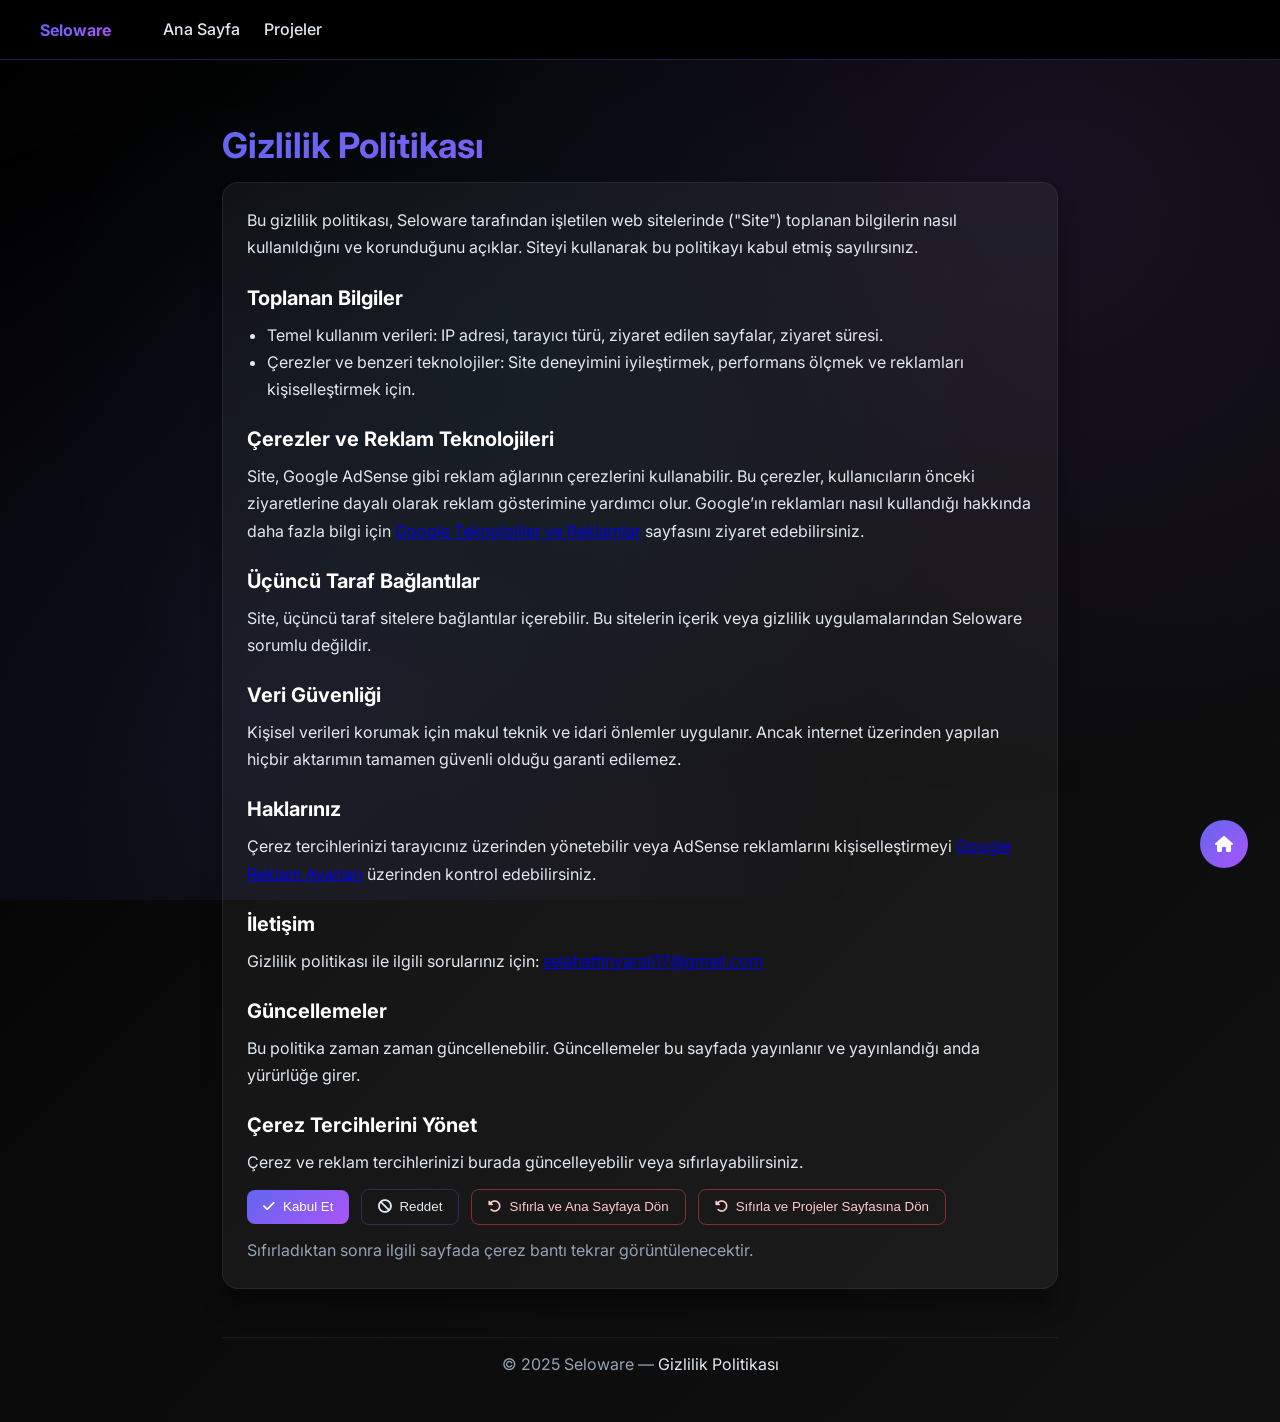
<file: gizlilik-politikasi.html>
<!DOCTYPE html>
<html lang="tr">
<head>
    <meta charset="UTF-8">
    <meta name="viewport" content="width=device-width, initial-scale=1.0">
    <title>Gizlilik Politikası - Seloware</title>
    <meta name="description" content="Seloware gizlilik politikası: çerezler, reklam teknolojileri, veri işleme ve iletişim bilgileri.">
    <link rel="canonical" href="https://seloware.online/gizlilik-politikasi.html">
    <link rel="icon" type="image/png" href="resimler/sy.png">
    <link rel="stylesheet" href="https://cdnjs.cloudflare.com/ajax/libs/font-awesome/6.4.0/css/all.min.css">
    <link href="https://fonts.googleapis.com/css2?family=Inter:wght@300;400;500;600;700&display=swap" rel="stylesheet">
    <style>
        :root {
            --primary-color: #6366f1;
            --secondary-color: #a855f7;
            --text-primary: #ffffff;
            --text-secondary: #e2e8f0;
            --text-muted: #94a3b8;
            --bg-primary: #000000;
            --bg-glass: rgba(255,255,255,0.05);
            --border-color: rgba(148, 163, 184, 0.1);
            --border-accent: rgba(99, 102, 241, 0.3);
            --radius-xl: 1rem;
            --shadow-xl: 0 20px 25px -5px rgba(0,0,0,0.4);
            --gradient-primary: linear-gradient(135deg, var(--primary-color), var(--secondary-color));
        }
        * { box-sizing: border-box; margin: 0; padding: 0; }
        body {
            font-family: 'Inter', -apple-system, BlinkMacSystemFont, sans-serif;
            background: linear-gradient(135deg, #000 0%, #0a0a0a 50%, #111 100%);
            color: var(--text-primary);
            min-height: 100vh;
        }
        .glass-bg { position: fixed; inset: 0; pointer-events: none; z-index: -1;
            background: radial-gradient(circle at 20% 80%, rgba(99,102,241,0.1) 0%, transparent 50%),
                        radial-gradient(circle at 80% 20%, rgba(139,92,246,0.1) 0%, transparent 50%),
                        radial-gradient(circle at 40% 40%, rgba(6,182,212,0.05) 0%, transparent 50%);
        }
        .navbar { position: sticky; top: 0; padding: 1rem 2rem; background: rgba(0,0,0,0.95); backdrop-filter: blur(20px); border-bottom: 1px solid var(--border-accent); z-index: 100; }
        .nav-container { max-width: 1200px; margin: 0 auto; display: flex; align-items: center; gap: 2rem; }
        .nav-links { list-style: none; display: flex; gap: 1.5rem; }
        .nav-links a { color: var(--text-secondary); text-decoration: none; font-weight: 500; }
        .nav-links a:hover { color: var(--primary-color); }
        .container { max-width: 900px; margin: 0 auto; padding: 2rem; }
        .section-title { font-size: 2.2rem; font-weight: 700; background: var(--gradient-primary); -webkit-background-clip: text; -webkit-text-fill-color: transparent; background-clip: text; margin: 2rem 0 1rem; }
        .card { background: var(--bg-glass); border: 1px solid var(--border-color); border-radius: var(--radius-xl); padding: 1.5rem; box-shadow: var(--shadow-xl); }
        h2 { font-size: 1.25rem; margin: 1.5rem 0 0.75rem; }
        p, li { color: var(--text-secondary); line-height: 1.7; }
        ul { margin-left: 1.25rem; }
        .back-btn { position: fixed; bottom: 2rem; right: 2rem; width: 48px; height: 48px; border-radius: 50%; display: flex; align-items: center; justify-content: center; background: var(--gradient-primary); color: #fff; text-decoration: none; }
        .site-footer { margin-top: 3rem; padding: 1rem 0; border-top: 1px solid var(--border-color); color: var(--text-muted); text-align: center; }
        .site-footer a { color: var(--text-secondary); text-decoration: none; }
        .site-footer a:hover { color: var(--primary-color); }
        .cookie-manager { margin-top: 1.5rem; }
        .btn { display: inline-flex; align-items: center; gap: 0.5rem; padding: 0.6rem 1rem; border-radius: 0.5rem; border: 1px solid var(--border-accent); color: var(--text-secondary); background: transparent; cursor: pointer; }
        .btn + .btn { margin-left: 0.5rem; }
        .btn.primary { background: var(--gradient-primary); color: #fff; border: none; }
        .btn.danger { border-color: rgba(239, 68, 68, 0.5); color: #fecaca; }
    </style>
</head>
<body>
    <div class="glass-bg"></div>

    <nav class="navbar">
        <div class="nav-container">
            <a href="index.html" class="brand-logo" aria-label="Seloware" style="font-weight:700;background:var(--gradient-primary);-webkit-background-clip:text;-webkit-text-fill-color:transparent;background-clip:text;">Seloware</a>
            <ul class="nav-links">
                <li><a href="index.html">Ana Sayfa</a></li>
                <li><a href="projeler.html">Projeler</a></li>
            </ul>
        </div>
    </nav>

    <main class="container">
        <h1 class="section-title">Gizlilik Politikası</h1>
        <div class="card">
            <p>Bu gizlilik politikası, Seloware tarafından işletilen web sitelerinde ("Site") toplanan bilgilerin nasıl kullanıldığını ve korunduğunu açıklar. Siteyi kullanarak bu politikayı kabul etmiş sayılırsınız.</p>

            <h2>Toplanan Bilgiler</h2>
            <ul>
                <li>Temel kullanım verileri: IP adresi, tarayıcı türü, ziyaret edilen sayfalar, ziyaret süresi.</li>
                <li>Çerezler ve benzeri teknolojiler: Site deneyimini iyileştirmek, performans ölçmek ve reklamları kişiselleştirmek için.</li>
            </ul>

            <h2>Çerezler ve Reklam Teknolojileri</h2>
            <p>Site, Google AdSense gibi reklam ağlarının çerezlerini kullanabilir. Bu çerezler, kullanıcıların önceki ziyaretlerine dayalı olarak reklam gösterimine yardımcı olur. Google’ın reklamları nasıl kullandığı hakkında daha fazla bilgi için <a href="https://policies.google.com/technologies/ads?hl=tr" target="_blank" rel="noopener">Google Teknolojiler ve Reklamlar</a> sayfasını ziyaret edebilirsiniz.</p>

            <h2>Üçüncü Taraf Bağlantılar</h2>
            <p>Site, üçüncü taraf sitelere bağlantılar içerebilir. Bu sitelerin içerik veya gizlilik uygulamalarından Seloware sorumlu değildir.</p>

            <h2>Veri Güvenliği</h2>
            <p>Kişisel verileri korumak için makul teknik ve idari önlemler uygulanır. Ancak internet üzerinden yapılan hiçbir aktarımın tamamen güvenli olduğu garanti edilemez.</p>

            <h2>Haklarınız</h2>
            <p>Çerez tercihlerinizi tarayıcınız üzerinden yönetebilir veya AdSense reklamlarını kişiselleştirmeyi <a href="https://adssettings.google.com/authenticated" target="_blank" rel="noopener">Google Reklam Ayarları</a> üzerinden kontrol edebilirsiniz.</p>

            <h2>İletişim</h2>
            <p>Gizlilik politikası ile ilgili sorularınız için: <a href="mailto:selahattinyarali17@gmail.com">selahattinyarali17@gmail.com</a></p>

            <h2>Güncellemeler</h2>
            <p>Bu politika zaman zaman güncellenebilir. Güncellemeler bu sayfada yayınlanır ve yayınlandığı anda yürürlüğe girer.</p>
            
            <div class="cookie-manager">
                <h2>Çerez Tercihlerini Yönet</h2>
                <p>Çerez ve reklam tercihlerinizi burada güncelleyebilir veya sıfırlayabilirsiniz.</p>
                <div style="margin-top:0.75rem;">
                    <button id="cm-accept" class="btn primary"><i class="fas fa-check"></i> Kabul Et</button>
                    <button id="cm-reject" class="btn"><i class="fas fa-ban"></i> Reddet</button>
                    <button id="cm-reset-index" class="btn danger"><i class="fas fa-rotate-left"></i> Sıfırla ve Ana Sayfaya Dön</button>
                    <button id="cm-reset-projects" class="btn danger"><i class="fas fa-rotate-left"></i> Sıfırla ve Projeler Sayfasına Dön</button>
                </div>
                <p style="margin-top:0.75rem;color:var(--text-muted);">Sıfırladıktan sonra ilgili sayfada çerez bantı tekrar görüntülenecektir.</p>
            </div>
        </div>
        <a href="index.html" class="back-btn" title="Ana Sayfa"><i class="fas fa-home"></i></a>

        <footer class="site-footer">
            © 2025 Seloware — <a href="gizlilik-politikasi.html">Gizlilik Politikası</a>
        </footer>
    </main>
</body>
<script>
document.addEventListener('DOMContentLoaded', function() {
    const acceptBtn = document.getElementById('cm-accept');
    const rejectBtn = document.getElementById('cm-reject');
    const resetIndexBtn = document.getElementById('cm-reset-index');
    const resetProjectsBtn = document.getElementById('cm-reset-projects');

    function setConsent(value) {
        try {
            localStorage.setItem('ads-consent', value);
            alert('Çerez tercihiniz güncellendi: ' + value);
        } catch (e) {}
    }
    function resetConsent() {
        try {
            localStorage.removeItem('ads-consent');
        } catch (e) {}
    }

    if (acceptBtn) acceptBtn.addEventListener('click', () => setConsent('accepted'));
    if (rejectBtn) rejectBtn.addEventListener('click', () => setConsent('rejected'));
    if (resetIndexBtn) resetIndexBtn.addEventListener('click', () => { resetConsent(); window.location.href = 'index.html'; });
    if (resetProjectsBtn) resetProjectsBtn.addEventListener('click', () => { resetConsent(); window.location.href = 'projeler.html'; });
});
</script>
</html>
</file>
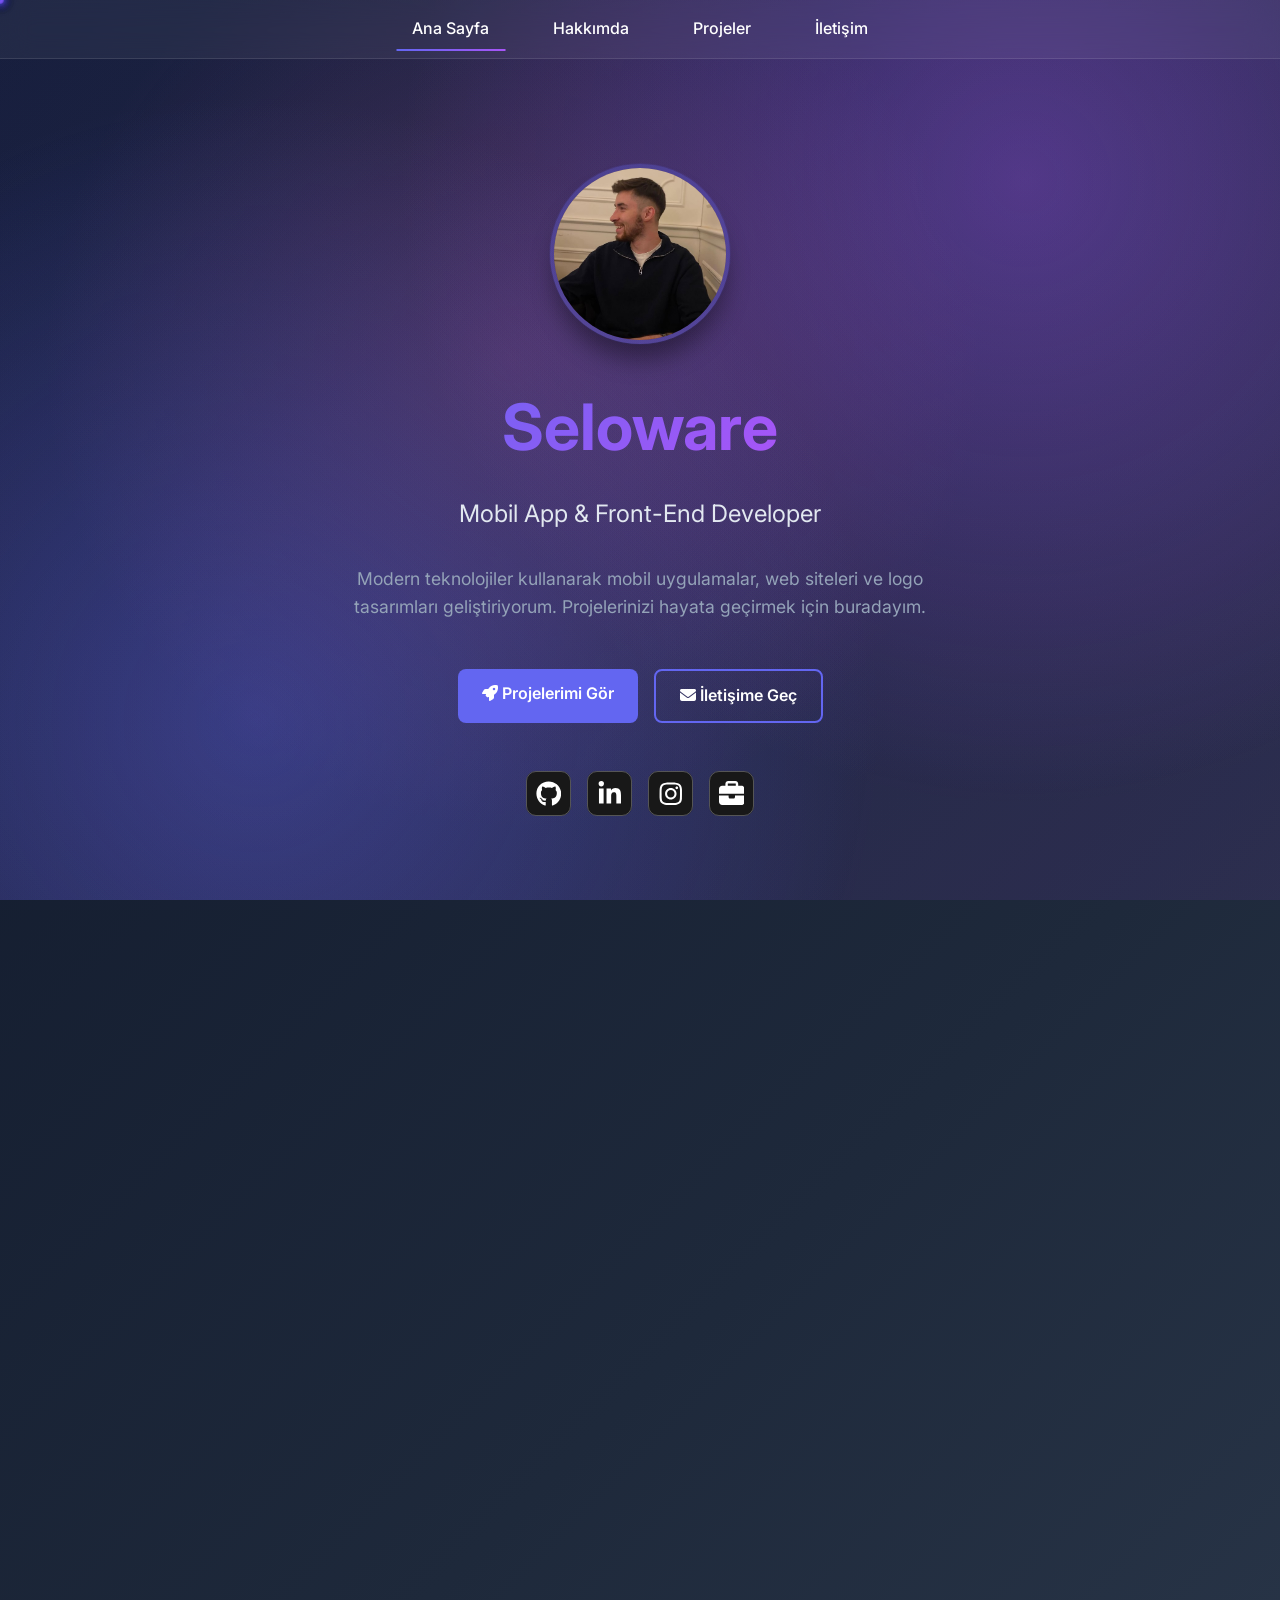
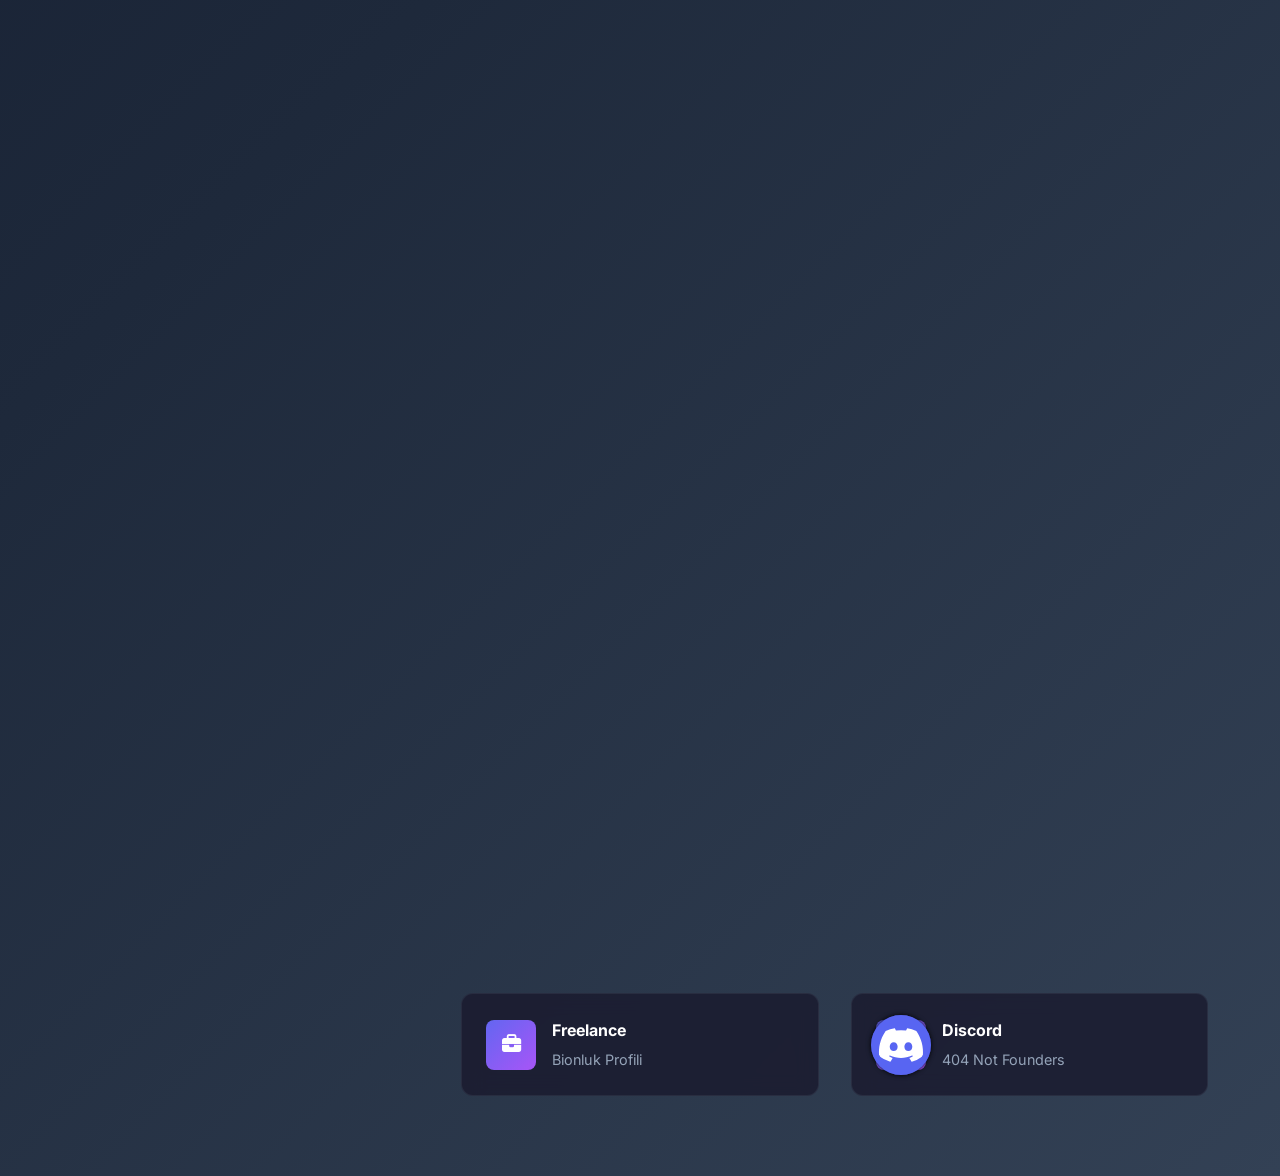
<file: main.html>
<!DOCTYPE html>
<html lang="tr">
<head>
    <meta charset="UTF-8">
    <meta name="viewport" content="width=device-width, initial-scale=1.0">
    <meta name="theme-color" content="#6366f1">
    <meta name="msapplication-TileColor" content="#6366f1">
    
    <!-- SEO Meta Tags -->
    <title>Seloware - Mobil App & Front-End Developer | Modern Portfolio</title>
    <meta name="description" content="Seloware - Modern teknolojiler kullanarak mobil uygulamalar, web siteleri ve logo tasarımları geliştiren profesyonel developer. React, JavaScript, UI/UX tasarım hizmetleri.">
    <meta name="keywords" content="seloware, mobil uygulama geliştirme, front-end developer, web tasarım, logo tasarım, react developer, javascript, ui ux tasarım, portfolio">
    <meta name="author" content="Selahattin Yaralı - Seloware">
    <meta name="robots" content="index, follow">
    <meta name="language" content="Turkish">
    <meta name="revisit-after" content="7 days">
    
    <!-- Open Graph Meta Tags -->
    <meta property="og:title" content="Seloware - Mobil App & Front-End Developer">
    <meta property="og:description" content="Modern teknolojiler kullanarak mobil uygulamalar, web siteleri ve logo tasarımları geliştiriyorum. Projelerinizi hayata geçirmek için buradayım.">
    <meta property="og:image" content="https://seloware.com/resimler/poto.jpg">
    <meta property="og:url" content="https://seloware.com">
    <meta property="og:type" content="website">
    <meta property="og:site_name" content="Seloware Portfolio">
    <meta property="og:locale" content="tr_TR">
    
    <!-- Twitter Card Meta Tags -->
    <meta name="twitter:card" content="summary_large_image">
    <meta name="twitter:title" content="Seloware - Mobil App & Front-End Developer">
    <meta name="twitter:description" content="Modern teknolojiler kullanarak mobil uygulamalar, web siteleri ve logo tasarımları geliştiriyorum.">
    <meta name="twitter:image" content="https://seloware.com/resimler/poto.jpg">
    <meta name="twitter:creator" content="@seloware">
    
    <!-- Canonical URL -->
    <link rel="canonical" href="https://seloware.com/">
    
    <!-- Favicon and Icons -->
    <link rel="icon" type="image/png" sizes="32x32" href="resimler/sy.png">
    <link rel="icon" type="image/png" sizes="16x16" href="resimler/sy.png">
    <link rel="apple-touch-icon" href="resimler/sy.png">
    <link rel="shortcut icon" href="resimler/sy.png">
    
    <!-- PWA Manifest -->
    <link rel="manifest" href="manifest.json">
    
    <!-- Preconnect for Performance -->
    <link rel="preconnect" href="https://fonts.googleapis.com">
    <link rel="preconnect" href="https://fonts.gstatic.com" crossorigin>
    <link rel="preconnect" href="https://cdnjs.cloudflare.com">
    
    <!-- DNS Prefetch -->
    <link rel="dns-prefetch" href="//fonts.googleapis.com">
    <link rel="dns-prefetch" href="//cdnjs.cloudflare.com">
    
    <!-- Stylesheets -->
    <link rel="stylesheet" href="https://cdnjs.cloudflare.com/ajax/libs/font-awesome/6.4.0/css/all.min.css">
    <link href="https://fonts.googleapis.com/css2?family=Inter:wght@300;400;500;600;700&display=swap" rel="stylesheet">
    
    <!-- Structured Data -->
    <script type="application/ld+json">
    {
      "@context": "https://schema.org",
      "@type": "Person",
      "name": "Selahattin Yaralı",
      "alternateName": "Seloware",
      "description": "Mobil App & Front-End Developer",
      "url": "https://seloware.com",
      "image": "https://seloware.com/resimler/poto.jpg",
      "sameAs": [
        "https://github.com/seloware",
        "https://www.linkedin.com/in/selahattin-yaralı-a6b719258",
        "https://www.instagram.com/seloyrl",
        "https://bionluk.com/seloware"
      ],
      "jobTitle": "Front-End Developer",
      "worksFor": {
        "@type": "Organization",
        "name": "Freelance"
      },
      "knowsAbout": [
        "JavaScript",
        "React",
        "Mobile App Development",
        "Web Development",
        "UI/UX Design",
        "Logo Design"
      ]
    }
    </script>
    <style>
        :root {
            --primary-color: #6366f1;
            --secondary-color: #a855f7;
            --accent-color: #ec4899;
            --success-color: #10b981;
            --warning-color: #f59e0b;
            --danger-color: #ef4444;
            --text-primary: #ffffff;
            --text-secondary: #e2e8f0;
            --text-muted: #94a3b8;
            --text-accent: #60a5fa;
            --bg-primary: #0f0f23;
            --bg-secondary: #1a1a2e;
            --bg-tertiary: #16213e;
            --bg-card: rgba(26, 26, 46, 0.8);
            --bg-glass: rgba(255, 255, 255, 0.05);
            --border-color: rgba(148, 163, 184, 0.1);
            --border-accent: rgba(99, 102, 241, 0.3);
            --shadow-sm: 0 1px 2px 0 rgba(0, 0, 0, 0.1);
            --shadow-md: 0 4px 6px -1px rgba(0, 0, 0, 0.2);
            --shadow-lg: 0 10px 15px -3px rgba(0, 0, 0, 0.3);
            --shadow-xl: 0 20px 25px -5px rgba(0, 0, 0, 0.4);
            --shadow-glow: 0 0 20px rgba(99, 102, 241, 0.3);
            --radius-sm: 0.375rem;
            --radius-md: 0.5rem;
            --radius-lg: 0.75rem;
            --radius-xl: 1rem;
            --radius-2xl: 1.5rem;
            --gradient-primary: linear-gradient(135deg, var(--primary-color), var(--secondary-color));
            --gradient-accent: linear-gradient(135deg, var(--accent-color), var(--warning-color));
            --gradient-success: linear-gradient(135deg, var(--success-color), var(--accent-color));
        }

        * {
            margin: 0;
            padding: 0;
            box-sizing: border-box;
        }

        body {
            font-family: 'Inter', -apple-system, BlinkMacSystemFont, sans-serif;
            background: linear-gradient(135deg, #0f172a 0%, #1e293b 50%, #334155 100%);
            color: var(--text-primary);
            line-height: 1.6;
            overflow-x: hidden;
        }

        /* Glassmorphism Background */
        .glass-bg {
            position: fixed;
            top: 0;
            left: 0;
            width: 100%;
            height: 100%;
            background: radial-gradient(circle at 20% 80%, rgba(99, 102, 241, 0.1) 0%, transparent 50%),
                        radial-gradient(circle at 80% 20%, rgba(139, 92, 246, 0.1) 0%, transparent 50%),
                        radial-gradient(circle at 40% 40%, rgba(6, 182, 212, 0.05) 0%, transparent 50%);
            pointer-events: none;
            z-index: -1;
        }

        /* Navigation */
        .navbar {
            position: fixed;
            top: 0;
            left: 0;
            right: 0;
            z-index: 1000;
            padding: 1rem 2rem;
            background: rgba(255, 255, 255, 0.05);
            backdrop-filter: blur(15px);
            border-bottom: 1px solid rgba(255, 255, 255, 0.1);
            transition: all 0.3s cubic-bezier(0.4, 0, 0.2, 1);
            transform: translateY(0);
        }
        
        .navbar.scrolled {
            background: rgba(15, 23, 42, 0.9);
            backdrop-filter: blur(20px);
            border-bottom: 1px solid rgba(99, 102, 241, 0.3);
            box-shadow: 0 4px 20px rgba(0, 0, 0, 0.1);
            padding: 0.75rem 2rem;
        }
        
        .navbar.hidden {
            transform: translateY(-100%);
        }

        .nav-container {
            max-width: 1200px;
            margin: 0 auto;
            padding: 0 2rem;
            display: flex;
            justify-content: center;
            align-items: center;
        }




        .nav-links {
            display: flex;
            gap: 2rem;
            list-style: none;
        }

        .nav-links a {
            color: var(--text-primary);
            text-decoration: none;
            font-weight: 500;
            transition: all 0.3s ease;
            position: relative;
            padding: 0.5rem 1rem;
            border-radius: 8px;
        }
        
        .nav-links a::before {
            content: '';
            position: absolute;
            bottom: 0;
            left: 50%;
            width: 0;
            height: 2px;
            background: linear-gradient(90deg, var(--primary-color), var(--secondary-color));
            transition: all 0.3s ease;
            transform: translateX(-50%);
        }
        
        .nav-links a:hover {
            color: var(--primary-color);
            background: rgba(99, 102, 241, 0.1);
            transform: translateY(-2px);
        }
        
        .nav-links a:hover::before {
            width: 80%;
        }

        /* Mobile Menu */
        .mobile-menu-toggle {
            display: none;
            flex-direction: column;
            cursor: pointer;
            padding: 8px;
            border-radius: 8px;
            transition: all 0.3s ease;
            background: rgba(255, 255, 255, 0.1);
            border: 1px solid rgba(255, 255, 255, 0.2);
        }

        .mobile-menu-toggle:hover {
            background: rgba(99, 102, 241, 0.2);
            transform: scale(1.05);
        }

        .hamburger-line {
            width: 25px;
            height: 3px;
            background: var(--text-primary);
            margin: 3px 0;
            transition: all 0.3s ease;
            border-radius: 2px;
        }

        .mobile-menu-toggle.active .hamburger-line:nth-child(1) {
            transform: rotate(45deg) translate(6px, 6px);
        }

        .mobile-menu-toggle.active .hamburger-line:nth-child(2) {
            opacity: 0;
        }

        .mobile-menu-toggle.active .hamburger-line:nth-child(3) {
            transform: rotate(-45deg) translate(6px, -6px);
        }

        .mobile-menu {
            position: fixed;
            top: 0;
            left: -100%;
            width: 100%;
            height: 100vh;
            background: rgba(15, 23, 42, 0.98);
            backdrop-filter: blur(20px);
            z-index: 999;
            transition: all 0.3s cubic-bezier(0.4, 0, 0.2, 1);
            display: flex;
            flex-direction: column;
            justify-content: center;
            align-items: center;
        }

        .mobile-menu.active {
            left: 0;
        }

        .mobile-nav-links {
            display: flex;
            flex-direction: column;
            gap: 2rem;
            list-style: none;
            text-align: center;
        }

        .mobile-nav-links a {
            color: var(--text-primary);
            text-decoration: none;
            font-size: 1.5rem;
            font-weight: 600;
            padding: 1rem 2rem;
            border-radius: 12px;
            transition: all 0.3s ease;
            position: relative;
            overflow: hidden;
        }

        .mobile-nav-links a::before {
            content: '';
            position: absolute;
            top: 0;
            left: -100%;
            width: 100%;
            height: 100%;
            background: linear-gradient(90deg, var(--primary-color), var(--secondary-color));
            transition: all 0.3s ease;
            z-index: -1;
        }

        .mobile-nav-links a:hover::before {
            left: 0;
        }

        .mobile-nav-links a:hover {
            color: white;
            transform: scale(1.05);
        }

        .mobile-menu-close {
            position: absolute;
            top: 2rem;
            right: 2rem;
            background: none;
            border: none;
            color: var(--text-primary);
            font-size: 2rem;
            cursor: pointer;
            padding: 0.5rem;
            border-radius: 50%;
            transition: all 0.3s ease;
            width: 50px;
            height: 50px;
            display: flex;
            align-items: center;
            justify-content: center;
        }

        .mobile-menu-close:hover {
            background: rgba(255, 255, 255, 0.1);
            transform: rotate(90deg);
        }

        /* Container */
        .container {
            max-width: 1200px;
            margin: 0 auto;
            padding: 0 2rem;
        }

        /* Hero Section */
        .hero {
            min-height: 100vh;
            display: flex;
            align-items: center;
            justify-content: center;
            text-align: center;
            position: relative;
            padding-top: 80px;
            background: linear-gradient(135deg, 
                rgba(99, 102, 241, 0.1) 0%, 
                rgba(168, 85, 247, 0.1) 25%,
                rgba(236, 72, 153, 0.1) 50%,
                rgba(251, 146, 60, 0.1) 75%,
                rgba(34, 197, 94, 0.1) 100%);
            background-size: 400% 400%;
            animation: gradientShift 15s ease infinite;
            overflow: hidden;
        }
        
        .hero::before {
            content: '';
            position: absolute;
            top: 0;
            left: 0;
            right: 0;
            bottom: 0;
            background: radial-gradient(circle at 20% 80%, rgba(99, 102, 241, 0.3) 0%, transparent 50%),
                        radial-gradient(circle at 80% 20%, rgba(168, 85, 247, 0.3) 0%, transparent 50%),
                        radial-gradient(circle at 40% 40%, rgba(236, 72, 153, 0.2) 0%, transparent 50%);
            animation: floatingOrbs 20s ease-in-out infinite;
            pointer-events: none;
        }
        
        @keyframes gradientShift {
            0%, 100% { background-position: 0% 50%; }
            50% { background-position: 100% 50%; }
        }
        
        @keyframes floatingOrbs {
            0%, 100% { transform: translate(0, 0) rotate(0deg); }
            33% { transform: translate(30px, -30px) rotate(120deg); }
            66% { transform: translate(-20px, 20px) rotate(240deg); }
        }

        .hero-content {
            max-width: 800px;
            animation: fadeInUp 1s ease-out;
            position: relative;
            z-index: 1;
        }

        .profile-image {
            width: 180px;
            height: 180px;
            border-radius: 50%;
            margin: 0 auto 2rem;
            position: relative;
            overflow: hidden;
            border: 4px solid rgba(99, 102, 241, 0.3);
            box-shadow: var(--shadow-xl), 0 0 0 1px rgba(99, 102, 241, 0.1);
            transition: all 0.3s ease;
        }

        .profile-image:hover {
            transform: scale(1.05);
            box-shadow: var(--shadow-xl), 0 0 30px rgba(99, 102, 241, 0.3);
        }

        .profile-image img {
            width: 100%;
            height: 100%;
            object-fit: cover;
        }

        .hero-title {
            font-size: clamp(2.5rem, 5vw, 4rem);
            font-weight: 700;
            margin-bottom: 1rem;
            background: linear-gradient(135deg, 
                #6366f1 0%, 
                #a855f7 25%, 
                #ec4899 50%, 
                #f59e0b 75%, 
                #10b981 100%);
            background-size: 300% 300%;
            -webkit-background-clip: text;
            -webkit-text-fill-color: transparent;
            background-clip: text;
            animation: textGradient 4s ease-in-out infinite;
            position: relative;
            z-index: 1;
        }
        
        @keyframes textGradient {
            0%, 100% { background-position: 0% 50%; }
            50% { background-position: 100% 50%; }
        }

        .hero-subtitle {
            font-size: clamp(1.2rem, 2.5vw, 1.5rem);
            color: var(--text-secondary);
            margin-bottom: 2rem;
            font-weight: 400;
        }

        .hero-description {
            font-size: 1.1rem;
            color: var(--text-muted);
            margin-bottom: 3rem;
            max-width: 600px;
            margin-left: auto;
            margin-right: auto;
        }

        /* Buttons */
        .btn-group {
            display: flex;
            gap: 1rem;
            justify-content: center;
            flex-wrap: wrap;
            margin-bottom: 3rem;
        }

        .btn {
            display: inline-block;
            padding: 0.75rem 1.5rem;
            border-radius: 0.5rem;
            text-decoration: none;
            font-weight: 600;
            text-align: center;
            transition: all 0.3s ease;
            border: none;
            cursor: pointer;
        }
        
        .btn-primary {
            background: var(--primary-color);
            color: white;
        }
        
        .btn-primary:hover {
            background: var(--secondary-color);
            transform: translateY(-2px);
        }
        
        .btn-secondary {
            background: transparent;
            color: var(--text-primary);
            border: 2px solid var(--primary-color);
        }
        
        .btn-secondary:hover {
            background: var(--primary-color);
            color: white;
        }

        /* Social Links */
        .social-links {
            display: flex;
            justify-content: center;
            gap: 1rem;
        }

        .Btn {
            width: 45px;
            height: 45px;
            display: flex;
            align-items: center;
            justify-content: center;
            border: none;
            background-color: transparent;
            position: relative;
            /* overflow: hidden; */
            border-radius: 7px;
            cursor: pointer;
            transition: all .3s;
            text-decoration: none;
        }

        .svgContainer {
            width: 100%;
            height: 100%;
            display: flex;
            align-items: center;
            justify-content: center;
            background-color: transparent;
            backdrop-filter: blur(0px);
            letter-spacing: 0.8px;
            border-radius: 10px;
            transition: all .3s;
            border: 1px solid rgba(156, 156, 156, 0.466);
        }

        .BG {
            position: absolute;
            content: "";
            width: 100%;
            height: 100%;
            background: #181818;
            z-index: -1;
            border-radius: 10px;
            pointer-events: none;
            transition: all .3s;
        }

        .Btn:hover .BG {
            transform: rotate(35deg);
            transform-origin: bottom;
        }

        .Btn:hover .svgContainer {
            background-color: rgba(156, 156, 156, 0.466);
            backdrop-filter: blur(4px);
        }

        /* GitHub hover - siyah/gri */
        .Btn[href*="github"]:hover .BG {
            background: linear-gradient(135deg, #333, #000);
        }

        .Btn[href*="github"]:hover .svgContainer {
            background-color: rgba(51, 51, 51, 0.466);
            border-color: rgba(255, 255, 255, 0.3);
        }

        /* LinkedIn hover - mavi */
        .Btn[href*="linkedin"]:hover .BG {
            background: linear-gradient(135deg, #0077b5, #004182);
        }

        .Btn[href*="linkedin"]:hover .svgContainer {
            background-color: rgba(0, 119, 181, 0.466);
            border-color: rgba(0, 119, 181, 0.6);
        }

        /* Instagram hover - pembe/mor gradyan */
        .Btn[href*="instagram"]:hover .BG {
            background: linear-gradient(135deg, #e4405f, #833ab4, #fccc63);
        }

        .Btn[href*="instagram"]:hover .svgContainer {
            background-color: rgba(228, 64, 95, 0.466);
            border-color: rgba(228, 64, 95, 0.6);
        }

        /* Bionluk hover - kırmızı */
        .Btn[href*="bionluk"]:hover .BG {
            background: linear-gradient(135deg, #dc3545, #c82333);
        }

        .Btn[href*="bionluk"]:hover .svgContainer {
            background-color: rgba(220, 53, 69, 0.466);
            border-color: rgba(220, 53, 69, 0.6);
        }

        .Btn svg {
            width: 1.6em;
            height: 1.6em;
        }

        /* Sections */
        .section {
            padding: 5rem 0;
            position: relative;
        }

        .section-header {
            text-align: center;
            margin-bottom: 4rem;
        }

        .section-title {
            font-size: clamp(2rem, 4vw, 3rem);
            font-weight: 700;
            margin-bottom: 1rem;
            background: linear-gradient(135deg, var(--text-primary), var(--text-secondary));
            -webkit-background-clip: text;
            -webkit-text-fill-color: transparent;
            background-clip: text;
        }

        .section-subtitle {
            font-size: 1.2rem;
            color: var(--text-muted);
            max-width: 600px;
            margin: 0 auto;
        }

        /* Cards */
        .card-grid {
            display: grid;
            grid-template-columns: repeat(auto-fit, minmax(300px, 1fr));
            gap: 2rem;
            justify-items: center;
        }

        .card {
            width: 280px;
            height: 350px;
            background: #07182E;
            position: relative;
            display: flex;
            flex-direction: column;
            place-content: center;
            place-items: center;
            overflow: hidden;
            border-radius: 20px;
            transition: all 0.4s cubic-bezier(0.175, 0.885, 0.32, 1.275);
            box-shadow: 0 10px 30px rgba(0, 0, 0, 0.2);
            cursor: pointer;
        }
        
        .card:hover::after {
            box-shadow: inset 0 0 20px rgba(255, 255, 255, 0.1);
        }

        .card::before {
            content: '';
            position: absolute;
            width: 100px;
            background-image: linear-gradient(180deg, rgb(0, 183, 255), rgb(255, 48, 255));
            height: 130%;
            animation: rotBGimg 6s linear infinite;
            transition: all 0.2s linear;
        }

        .card:nth-child(1)::before {
            background-image: linear-gradient(180deg, rgb(255, 0, 150), rgb(0, 255, 255));
            animation: rotBGimg1 5s linear infinite;
        }

        .card:nth-child(2)::before {
            background-image: linear-gradient(180deg, rgb(255, 165, 0), rgb(255, 20, 147));
            animation: rotBGimg2 7s linear infinite reverse;
        }

        .card:nth-child(3)::before {
            background-image: linear-gradient(180deg, rgb(50, 205, 50), rgb(138, 43, 226));
            animation: rotBGimg3 4s linear infinite;
        }

        .card:nth-child(4)::before {
            background-image: linear-gradient(180deg, rgb(255, 69, 0), rgb(0, 191, 255));
            animation: rotBGimg4 8s linear infinite reverse;
        }

        .card:nth-child(5)::before {
            background-image: linear-gradient(180deg, rgb(255, 215, 0), rgb(220, 20, 60));
            animation: rotBGimg5 6s linear infinite;
        }

        .card:nth-child(6)::before {
            background-image: linear-gradient(180deg, rgb(0, 255, 127), rgb(75, 0, 130));
            animation: rotBGimg6 5.5s linear infinite reverse;
        }

        @keyframes rotBGimg {
            from {
                transform: rotate(0deg);
            }
            to {
                transform: rotate(360deg);
            }
        }

        @keyframes rotBGimg1 {
            from {
                transform: rotate(0deg) scale(1);
            }
            50% {
                transform: rotate(180deg) scale(1.1);
            }
            to {
                transform: rotate(360deg) scale(1);
            }
        }

        @keyframes rotBGimg2 {
            from {
                transform: rotate(0deg) translateX(0);
            }
            25% {
                transform: rotate(90deg) translateX(10px);
            }
            50% {
                transform: rotate(180deg) translateX(0);
            }
            75% {
                transform: rotate(270deg) translateX(-10px);
            }
            to {
                transform: rotate(360deg) translateX(0);
            }
        }

        @keyframes rotBGimg3 {
            from {
                transform: rotate(0deg) skew(0deg);
            }
            33% {
                transform: rotate(120deg) skew(5deg);
            }
            66% {
                transform: rotate(240deg) skew(-5deg);
            }
            to {
                transform: rotate(360deg) skew(0deg);
            }
        }

        @keyframes rotBGimg4 {
            from {
                transform: rotate(0deg) scale(1) translateY(0);
            }
            25% {
                transform: rotate(90deg) scale(0.9) translateY(-5px);
            }
            50% {
                transform: rotate(180deg) scale(1.05) translateY(0);
            }
            75% {
                transform: rotate(270deg) scale(0.95) translateY(5px);
            }
            to {
                transform: rotate(360deg) scale(1) translateY(0);
            }
        }

        @keyframes rotBGimg5 {
            from {
                transform: rotate(0deg) rotateX(0deg);
            }
            50% {
                transform: rotate(180deg) rotateX(180deg);
            }
            to {
                transform: rotate(360deg) rotateX(360deg);
            }
        }

        @keyframes rotBGimg6 {
            from {
                transform: rotate(0deg) scale(1) rotateY(0deg);
            }
            33% {
                transform: rotate(120deg) scale(1.1) rotateY(120deg);
            }
            66% {
                transform: rotate(240deg) scale(0.9) rotateY(240deg);
            }
            to {
                transform: rotate(360deg) scale(1) rotateY(360deg);
            }
        }

        .card::after {
            content: '';
            position: absolute;
            background: #07182E;
            inset: 5px;
            border-radius: 15px;
        }

        .card:hover {
            transform: translateY(-10px) scale(1.05) rotateY(5deg);
            box-shadow: 0 25px 50px rgba(0, 0, 0, 0.3), 
                        0 0 0 1px rgba(255, 255, 255, 0.1),
                        0 0 30px rgba(99, 102, 241, 0.4);
            filter: brightness(1.1);
        }

        .card:hover::before {
            background-image: linear-gradient(180deg, rgb(81, 255, 0), purple);
            animation: rotBGimg 4s linear infinite;
        }

        .card:nth-child(1):hover::before {
            background-image: linear-gradient(180deg, rgb(255, 255, 0), rgb(255, 0, 255));
            animation: rotBGimg1 3s linear infinite;
        }

        .card:nth-child(2):hover::before {
            background-image: linear-gradient(180deg, rgb(0, 255, 0), rgb(255, 100, 0));
            animation: rotBGimg2 4s linear infinite;
        }

        .card:nth-child(3):hover::before {
            background-image: linear-gradient(180deg, rgb(255, 0, 0), rgb(0, 0, 255));
            animation: rotBGimg3 2.5s linear infinite;
        }

        .card:nth-child(4):hover::before {
            background-image: linear-gradient(180deg, rgb(255, 192, 203), rgb(64, 224, 208));
            animation: rotBGimg4 5s linear infinite;
        }

        .card:nth-child(5):hover::before {
            background-image: linear-gradient(180deg, rgb(255, 140, 0), rgb(255, 20, 147));
            animation: rotBGimg5 3.5s linear infinite;
        }

        .card:nth-child(6):hover::before {
            background-image: linear-gradient(180deg, rgb(173, 216, 230), rgb(255, 105, 180));
            animation: rotBGimg6 4.5s linear infinite;
        }

        .card-icon {
            width: 60px;
            height: 60px;
            border-radius: var(--radius-lg);
            background: linear-gradient(135deg, var(--primary-color), var(--secondary-color));
            display: flex;
            align-items: center;
            justify-content: center;
            margin-bottom: 1.5rem;
            font-size: 1.5rem;
            color: white;
            z-index: 2;
            position: relative;
        }

        .card-title {
            font-size: 1.3rem;
            font-weight: 600;
            margin-bottom: 1rem;
            color: white;
            z-index: 2;
            position: relative;
            text-align: center;
        }

        .card-description {
            color: rgba(255, 255, 255, 0.8);
            line-height: 1.6;
            z-index: 2;
            position: relative;
            text-align: center;
            padding: 0 1rem;
            font-size: 0.9rem;
        }
            
        

        /* Scroll Animations */
        .fade-in {
            opacity: 0;
            transform: translateY(30px);
            transition: all 0.6s cubic-bezier(0.4, 0, 0.2, 1);
        }
        
        .fade-in.visible {
            opacity: 1;
            transform: translateY(0);
        }
        
        .slide-in-left {
            opacity: 0;
            transform: translateX(-50px);
            transition: all 0.8s cubic-bezier(0.4, 0, 0.2, 1);
        }
        
        .slide-in-left.visible {
            opacity: 1;
            transform: translateX(0);
        }
        
        .slide-in-right {
            opacity: 0;
            transform: translateX(50px);
            transition: all 0.8s cubic-bezier(0.4, 0, 0.2, 1);
        }
        
        .slide-in-right.visible {
            opacity: 1;
            transform: translateX(0);
        }
        
        .scale-in {
            opacity: 0;
            transform: scale(0.8);
            transition: all 0.6s cubic-bezier(0.4, 0, 0.2, 1);
        }
        
        .scale-in.visible {
            opacity: 1;
            transform: scale(1);
        }
        
        .stagger-animation {
            transition-delay: calc(var(--stagger-delay, 0) * 0.1s);
        }

        /* Skills */
        .skills-grid {
            display: grid;
            grid-template-columns: repeat(auto-fit, minmax(120px, 1fr));
            gap: 1rem;
        }

        .skill-item {
            background: var(--bg-card);
            backdrop-filter: blur(10px);
            border: 1px solid var(--border-color);
            border-radius: var(--radius-lg);
            padding: 1.5rem 1rem;
            text-align: center;
            transition: all 0.3s ease;
        }

        .skill-item:hover {
            transform: translateY(-3px);
            background: rgba(99, 102, 241, 0.1);
            border-color: rgba(99, 102, 241, 0.3);
        }

        .skill-icon {
            font-size: 2rem;
            margin-bottom: 1rem;
            color: var(--primary-color);
        }

        .skill-name {
            font-weight: 600;
            color: var(--text-primary);
        }

        /* Contact */
        .contact-grid {
            display: grid;
            grid-template-columns: repeat(auto-fit, minmax(250px, 1fr));
            gap: 2rem;
        }

        .contact-item {
            display: flex;
            align-items: center;
            gap: 1rem;
            padding: 1.5rem;
            background: var(--bg-card);
            backdrop-filter: blur(10px);
            border: 1px solid var(--border-color);
            border-radius: var(--radius-lg);
            transition: all 0.3s ease;
        }

        .contact-item:hover {
            transform: translateY(-3px);
            background: rgba(99, 102, 241, 0.1);
            border-color: rgba(99, 102, 241, 0.3);
        }

        .contact-icon {
            width: 50px;
            height: 50px;
            border-radius: var(--radius-md);
            background: linear-gradient(135deg, var(--primary-color), var(--secondary-color));
            display: flex;
            align-items: center;
            justify-content: center;
            color: white;
            font-size: 1.2rem;
        }

        .contact-info h4 {
            color: var(--text-primary);
            margin-bottom: 0.25rem;
        }

        .contact-info p {
            color: var(--text-muted);
            font-size: 0.9rem;
        }

        .contact-info a {
            color: var(--text-muted);
            text-decoration: none;
            transition: color 0.3s ease;
        }

        .contact-info a:hover {
            color: var(--primary-color);
        }



        /* Animations */
        @keyframes fadeInUp {
            from {
                opacity: 0;
                transform: translateY(30px);
            }
            to {
                opacity: 1;
                transform: translateY(0);
            }
        }

        .fade-in {
            opacity: 0;
            transform: translateY(30px);
            transition: all 0.6s ease;
        }

        .fade-in.visible {
            opacity: 1;
            transform: translateY(0);
        }

        /* Responsive */
        @media (max-width: 768px) {
            .nav-links {
                display: none;
            }

            .mobile-menu-toggle {
                display: flex;
            }

            .container {
                padding: 0 1rem;
            }

            .hero {
                padding-top: 100px;
            }

            .btn-group {
                flex-direction: column;
                align-items: center;
            }

            .btn {
                width: 100%;
                max-width: 300px;
                justify-content: center;
            }

            .section {
                padding: 3rem 0;
            }

            .card-grid {
                grid-template-columns: 1fr;
            }

            .skills-grid {
                grid-template-columns: repeat(auto-fit, minmax(100px, 1fr));
            }
        }

        /* Discord Button Styles */
        .tooltip {
            --color-background: 88, 101, 242;
            --color-text: #fff;
            --size-diameter: 3.75rem;
            --size-shadow: 5px;
            --size: var(--size-diameter);
            align-items: center;
            border: none;
            border-radius: var(--size);
            cursor: pointer;
            display: flex;
            fill: var(--color-text);
            height: var(--size);
            justify-content: center;
            position: relative;
            width: var(--size);
            transition: all 0.4s cubic-bezier(0.25, 0.46, 0.45, 0.94);
        }

        .tooltip::before {
            border-radius: inherit;
            height: var(--size);
            position: absolute;
            width: var(--size);
            transition: all 0.4s cubic-bezier(0.25, 0.46, 0.45, 0.94);
            background: rgba(var(--color-background), 1);
            box-shadow: 0 0 var(--size-shadow) #000;
            content: "";
            z-index: 1;
        }

        .tooltip:active::before {
            border: 1px solid #000;
            box-shadow: none;
        }

        .tooltip__content {
            --size: calc(0.8 * var(--size-diameter));
            border-radius: var(--size);
            height: var(--size);
            position: relative;
            width: var(--size);
            z-index: 3;
        }

        .tooltip__label {
            --size: calc(1 * var(--size-diameter));
            background: radial-gradient(
                circle at center,
                transparent 45%,
                rgb(var(--color-background)) 46%
            );
            border-radius: var(--size);
            font-size: calc(0.2 * var(--size-diameter));
            height: var(--size);
            left: calc(50% - var(--size) / 2);
            pointer-events: none;
            position: absolute;
            top: calc(50% - var(--size) / 2);
            transition: all 0.5s cubic-bezier(0.25, 0.46, 0.45, 0.94);
            width: var(--size);
        }

        .tooltip__label #circlePath {
            display: none;
        }

        .tooltip__label text {
            dominant-baseline: middle;
            font-weight: 600;
            text-anchor: middle;
        }

        .tooltip:hover .tooltip__label {
            --size: calc(var(--size-diameter) + 6em);
            box-shadow: 0 0 var(--size-shadow) #000;
        }

        /* Mouse Trail Effect */
        .trail-particle {
            position: fixed;
            width: 8px;
            height: 8px;
            background: radial-gradient(circle, rgba(99, 102, 241, 0.8) 0%, rgba(139, 92, 246, 0.6) 50%, transparent 100%);
            border-radius: 50%;
            pointer-events: none;
            z-index: 9999;
            box-shadow: 0 0 10px rgba(99, 102, 241, 0.5), 0 0 20px rgba(139, 92, 246, 0.3);
            animation: trailPulse 1s ease-in-out infinite alternate;
        }




        @keyframes trailPulse {
            0% {
                box-shadow: 0 0 5px rgba(99, 102, 241, 0.3), 0 0 10px rgba(139, 92, 246, 0.2);
            }
            100% {
                box-shadow: 0 0 15px rgba(99, 102, 241, 0.7), 0 0 25px rgba(139, 92, 246, 0.5);
            }
        }

        /* Rain Animation */
        #rain-container {
            position: fixed;
            top: 0;
            left: 0;
            width: 100%;
            height: 100%;
            pointer-events: none;
            overflow: hidden;
            z-index: -1;
        }

        .rain-letter {
            position: absolute;
            font-size: 16px;
            color: rgba(99, 102, 241, 0.3);
            opacity: 0.6;
            transform: translateY(-100%);
            animation: rain 12s linear infinite;
            font-family: 'Inter', sans-serif;
        }

        @keyframes rain {
            0% {
                transform: translateY(-100%);
                opacity: 0;
            }
            10% {
                opacity: 0.6;
            }
            90% {
                opacity: 0.6;
            }
            100% {
                transform: translateY(100vh);
                opacity: 0;
            }
        }




        /* Scroll Animations */
        .scroll-animate {
            opacity: 0;
            transform: translateY(50px);
            transition: all 0.8s cubic-bezier(0.25, 0.46, 0.45, 0.94);
        }

        .scroll-animate.animate-in {
            opacity: 1;
            transform: translateY(0);
        }

        .scroll-animate.slide-in-left {
            opacity: 0;
            transform: translateX(-50px);
        }

        .scroll-animate.slide-in-left.animate-in {
            opacity: 1;
            transform: translateX(0);
        }

        .scroll-animate.slide-in-right {
            opacity: 0;
            transform: translateX(50px);
        }

        .scroll-animate.slide-in-right.animate-in {
            opacity: 1;
            transform: translateX(0);
        }

        .scroll-animate.scale-in {
            opacity: 0;
            transform: scale(0.8);
        }

        .scroll-animate.scale-in.animate-in {
            opacity: 1;
            transform: scale(1);
        }

        .scroll-animate.rotate-in {
            opacity: 0;
            transform: rotate(-10deg) scale(0.9);
        }

        .scroll-animate.rotate-in.animate-in {
            opacity: 1;
            transform: rotate(0deg) scale(1);
        }

        /* Staggered Animation Delays */
        .scroll-animate:nth-child(1) { transition-delay: 0.1s; }
        .scroll-animate:nth-child(2) { transition-delay: 0.2s; }
        .scroll-animate:nth-child(3) { transition-delay: 0.3s; }
        .scroll-animate:nth-child(4) { transition-delay: 0.4s; }
        .scroll-animate:nth-child(5) { transition-delay: 0.5s; }
        .scroll-animate:nth-child(6) { transition-delay: 0.6s; }
        
        /* Section Transition Animations */
        .section {
            position: relative;
            overflow: hidden;
        }
        
        .section::before {
            content: '';
            position: absolute;
            top: 0;
            left: -100%;
            width: 100%;
            height: 100%;
            background: linear-gradient(90deg, transparent, rgba(255, 255, 255, 0.1), transparent);
            transition: left 0.8s ease-in-out;
            z-index: 1;
            pointer-events: none;
        }
        
        .section.section-entering::before {
            left: 100%;
        }
        
        /* Enhanced section animations */
        .section-content {
            transition: all 0.8s cubic-bezier(0.25, 0.46, 0.45, 0.94);
        }
        
        .section.section-entering .section-content {
            transform: translateY(0) scale(1);
            opacity: 1;
        }
        
        /* Navigation link active state animation */
        .nav-links a {
            position: relative;
            transition: all 0.3s cubic-bezier(0.25, 0.46, 0.45, 0.94);
        }
        
        .nav-links a::after {
            content: '';
            position: absolute;
            bottom: -5px;
            left: 50%;
            width: 0;
            height: 2px;
            background: linear-gradient(45deg, var(--primary-color), var(--secondary-color));
            transition: all 0.3s ease;
            transform: translateX(-50%);
        }
        
        .nav-links a:hover::after,
        .nav-links a.active::after {
            width: 100%;
        }
        
        .nav-links a.navigating {
            transform: scale(1.05);
            color: var(--primary-color);
        }
        
        /* Section fade transition */
        .section-fade-transition {
            position: fixed;
            top: 0;
            left: 0;
            width: 100%;
            height: 100%;
            background: linear-gradient(135deg, var(--primary-color), var(--secondary-color));
            opacity: 0;
            visibility: hidden;
            transition: all 0.5s ease;
            z-index: 9999;
            display: flex;
            align-items: center;
            justify-content: center;
        }
        
        .section-fade-transition.active {
            opacity: 0.9;
            visibility: visible;
        }
        
        .section-fade-transition .loading-text {
            color: white;
            font-size: 1.5rem;
            font-weight: 600;
            animation: pulse 1s infinite;
        }
        
        @keyframes pulse {
            0%, 100% { opacity: 1; }
            50% { opacity: 0.7; }
        }

    </style>
</head>
<body>

    <div class="glass-bg"></div>
    <div id="rain-container"></div>
    
    <!-- Section Transition Overlay -->
    <div class="section-fade-transition" id="section-transition">
        <div class="loading-text">Yükleniyor...</div>
    </div>

    <!-- Navigation -->
    <nav class="navbar">
        <div class="nav-container">
            <ul class="nav-links">
                <li><a href="#home">Ana Sayfa</a></li>
                <li><a href="#about">Hakkımda</a></li>
                <li><a href="#projects">Projeler</a></li>
                <li><a href="#contact">İletişim</a></li>
            </ul>
            <div class="mobile-menu-toggle" id="mobile-menu-toggle">
                <div class="hamburger-line"></div>
                <div class="hamburger-line"></div>
                <div class="hamburger-line"></div>
            </div>
        </div>
    </nav>

    <!-- Mobile Menu -->
    <div class="mobile-menu" id="mobile-menu">
        <button class="mobile-menu-close" id="mobile-menu-close">×</button>
        <ul class="mobile-nav-links">
                <li><a href="#home">Ana Sayfa</a></li>
                <li><a href="#about">Hakkımda</a></li>
                <li><a href="#projects">Projeler</a></li>
                <li><a href="#contact">İletişim</a></li>
            </ul>
    </div>

    <!-- Hero Section -->
    <section id="home" class="hero">
        <div class="container">
            <div class="hero-content scroll-animate">
                <div class="profile-image scroll-animate scale-in">
                    <img src="resimler/poto.jpg" alt="Seloware Profil">
                </div>
                <h1 class="hero-title scroll-animate slide-in-left">Seloware</h1>
                <p class="hero-subtitle scroll-animate slide-in-right">Mobil App & Front-End Developer</p>
                <p class="hero-description scroll-animate">
                    Modern teknolojiler kullanarak mobil uygulamalar, web siteleri ve logo tasarımları geliştiriyorum. 
                    Projelerinizi hayata geçirmek için buradayım.
                </p>
                <div class="btn-group">
                    <a href="#projects" class="btn btn-primary">
                        <i class="fas fa-rocket"></i>
                        Projelerimi Gör
                    </a>
                    <a href="#contact" class="btn btn-secondary">
                        <i class="fas fa-envelope"></i>
                        İletişime Geç
                    </a>
                </div>
                <div class="social-links">
                    <a href="https://github.com/seloware" target="_blank" class="Btn">
                        <span class="svgContainer">
                            <svg fill="white" viewBox="0 0 496 512" height="1.6em"><path d="M165.9 397.4c0 2-2.3 3.6-5.2 3.6-3.3.3-5.6-1.3-5.6-3.6 0-2 2.3-3.6 5.2-3.6 3-.3 5.6 1.3 5.6 3.6zm-31.1-4.5c-.7 2 1.3 4.3 4.3 4.9 2.6 1 5.6 0 6.2-2s-1.3-4.3-4.3-5.2c-2.6-.7-5.5.3-6.2 2.3zm44.2-1.7c-2.9.7-4.9 2.6-4.6 4.9.3 2 2.9 3.3 5.9 2.6 2.9-.7 4.9-2.6 4.6-4.6-.3-1.9-3-3.2-5.9-2.9zM244.8 8C106.1 8 0 113.3 0 252c0 110.9 69.8 205.8 169.5 239.2 12.8 2.3 17.3-5.6 17.3-12.1 0-6.2-.3-40.4-.3-61.4 0 0-70 15-84.7-29.8 0 0-11.4-29.1-27.8-36.6 0 0-22.9-15.7 1.6-15.4 0 0 24.9 2 38.6 25.8 21.9 38.6 58.6 27.5 72.9 20.9 2.3-16 8.8-27.1 16-33.7-55.9-6.2-112.3-14.3-112.3-110.5 0-27.5 7.6-41.3 23.6-58.9-2.6-6.5-11.1-33.3 2.6-67.9 20.9-6.5 69 27 69 27 20-5.6 41.5-8.5 62.8-8.5s42.8 2.9 62.8 8.5c0 0 48.1-33.6 69-27 13.7 34.7 5.2 61.4 2.6 67.9 16 17.7 25.8 31.5 25.8 58.9 0 96.5-58.9 104.2-114.8 110.5 9.2 7.9 17 22.9 17 46.4 0 33.7-.3 75.4-.3 83.6 0 6.5 4.6 14.4 17.3 12.1C428.2 457.8 496 362.9 496 252 496 113.3 383.5 8 244.8 8zM97.2 352.9c-1.3 1-1 3.3.7 5.2 1.6 1.6 3.9 2.3 5.2 1 1.3-1 1-3.3-.7-5.2-1.6-1.6-3.9-2.3-5.2-1zm-10.8-8.1c-.7 1.3.3 2.9 2.3 3.9 1.6 1 3.6.7 4.3-.7.7-1.3-.3-2.9-2.3-3.9-2-.6-3.6-.3-4.3.7zm32.4 35.6c-1.6 1.3-1 4.3 1.3 6.2 2.3 2.3 5.2 2.6 6.5 1 1.3-1.3.7-4.3-1.3-6.2-2.2-2.3-5.2-2.6-6.5-1zm-11.4-14.7c-1.6 1-1.6 3.6 0 5.9 1.6 2.3 4.3 3.3 5.6 2.3 1.6-1.3 1.6-3.9 0-6.2-1.4-2.3-4-3.3-5.6-2z"></path></svg>
                        </span>
                        <span class="BG"></span>
                    </a>
                    <a href="https://www.linkedin.com/in/selahattin-yaral%2525C4%2525B1-a6b719258?trk=contact-info" target="_blank" class="Btn">
                        <span class="svgContainer">
                            <svg fill="white" viewBox="0 0 448 512" height="1.6em"><path d="M100.28 448H7.4V148.9h92.88zM53.79 108.1C24.09 108.1 0 83.5 0 53.8a53.79 53.79 0 0 1 107.58 0c0 29.7-24.1 54.3-53.79 54.3zM447.9 448h-92.68V302.4c0-34.7-.7-79.2-48.29-79.2-48.29 0-55.69 37.7-55.69 76.7V448h-92.78V148.9h89.08v40.8h1.3c12.4-23.5 42.69-48.3 87.88-48.3 94 0 111.28 61.9 111.28 142.3V448z"></path></svg>
                        </span>
                        <span class="BG"></span>
                    </a>
                    <a href="https://www.instagram.com/seloyrl" target="_blank" class="Btn">
                        <span class="svgContainer">
                            <svg fill="white" viewBox="0 0 448 512" height="1.6em"><path d="M224.1 141c-63.6 0-114.9 51.3-114.9 114.9s51.3 114.9 114.9 114.9S339 319.5 339 255.9 287.7 141 224.1 141zm0 189.6c-41.1 0-74.7-33.5-74.7-74.7s33.5-74.7 74.7-74.7 74.7 33.5 74.7 74.7-33.6 74.7-74.7 74.7zm146.4-194.3c0 14.9-12 26.8-26.8 26.8-14.9 0-26.8-12-26.8-26.8s12-26.8 26.8-26.8 26.8 12 26.8 26.8zm76.1 27.2c-1.7-35.9-9.9-67.7-36.2-93.9-26.2-26.2-58-34.4-93.9-36.2-37-2.1-147.9-2.1-184.9 0-35.8 1.7-67.6 9.9-93.9 36.1s-34.4 58-36.2 93.9c-2.1 37-2.1 147.9 0 184.9 1.7 35.9 9.9 67.7 36.2 93.9s58 34.4 93.9 36.2c37 2.1 147.9 2.1 184.9 0 35.9-1.7 67.7-9.9 93.9-36.2 26.2-26.2 34.4-58 36.2-93.9 2.1-37 2.1-147.8 0-184.8zM398.8 388c-7.8 19.6-22.9 34.7-42.6 42.6-29.5 11.7-99.5 9-132.1 9s-102.7 2.6-132.1-9c-19.6-7.8-34.7-22.9-42.6-42.6-11.7-29.5-9-99.5-9-132.1s-2.6-102.7 9-132.1c7.8-19.6 22.9-34.7 42.6-42.6 29.5-11.7 99.5-9 132.1-9s102.7-2.6 132.1 9c19.6 7.8 34.7 22.9 42.6 42.6 11.7 29.5 9 99.5 9 132.1s2.7 102.7-9 132.1z"></path></svg>
                        </span>
                        <span class="BG"></span>
                    </a>
                    <a href="https://bionluk.com/seloware" target="_blank" class="Btn">
                        <span class="svgContainer">
                            <svg fill="white" viewBox="0 0 512 512" height="1.6em"><path d="M184 48H328c4.4 0 8 3.6 8 8V96H176V56c0-4.4 3.6-8 8-8zm-56 8V96H64C28.7 96 0 124.7 0 160v96H192 320 512V160c0-35.3-28.7-64-64-64H384V56c0-30.9-25.1-56-56-56H184c-30.9 0-56 25.1-56 56zM512 288H320v32c0 17.7-14.3 32-32 32H224c-17.7 0-32-14.3-32-32V288H0V416c0 35.3 28.7 64 64 64H448c35.3 0 64-28.7 64-64V288z"></path></svg>
                        </span>
                        <span class="BG"></span>
                    </a>
                </div>
            </div>
        </div>
    </section>

    <!-- About Section -->
    <section id="about" class="section">
        <div class="container">
            <div class="section-header scroll-animate">
                <h2 class="section-title">Hakkımda</h2>
                <p class="section-subtitle">
                    Teknoloji tutkunu bir geliştirici olarak, yaratıcı çözümler üretmeyi seviyorum.
                </p>
            </div>
            <div class="card-grid stagger-animation">
                <div class="card scroll-animate">
                    <div class="card-icon">
                        <i class="fas fa-code"></i>
                    </div>
                    <h3 class="card-title">Geliştirme</h3>
                    <p class="card-description">
                        Modern teknolojiler kullanarak mobil uygulamalar ve web siteleri geliştiriyorum. 
                        Kullanıcı deneyimini ön planda tutarak projeler üretiyorum.
                    </p>
                </div>
                <div class="card scroll-animate">
                    <div class="card-icon">
                        <i class="fas fa-palette"></i>
                    </div>
                    <h3 class="card-title">Tasarım</h3>
                    <p class="card-description">
                        Logo tasarımı ve UI/UX alanında çalışıyorum. Markanızın kimliğini yansıtan 
                        özgün tasarımlar oluşturuyorum.
                    </p>
                </div>
                <div class="card scroll-animate">
                    <div class="card-icon">
                        <i class="fas fa-lightbulb"></i>
                    </div>
                    <h3 class="card-title">İnovasyon</h3>
                    <p class="card-description">
                        Sürekli öğrenmeyi ve yeni teknolojileri takip etmeyi seviyorum. 
                        Projelerimde en güncel yaklaşımları kullanırım.
                    </p>
                </div>
            </div>
        </div>
    </section>


    <!-- Projects Section -->
    <section id="projects" class="section">
        <div class="container">
            <div class="section-header scroll-animate">
                <h2 class="section-title">Projelerim <a href="https://github.com/seloware" target="_blank" style="color: var(--accent-color); text-decoration: none; margin-left: 10px; font-size: 0.8em; transition: all 0.3s ease;" onmouseover="this.style.color='var(--secondary-color)'" onmouseout="this.style.color='var(--accent-color)'"><i class="fab fa-github"></i></a></h2>
                <p class="section-subtitle">
                    Geliştirdiğim bazı projeler ve çalışmalar.
                </p>
            </div>
            <div class="card-grid stagger-animation">
                <div class="card scroll-animate">
                    <div class="card-icon">
                        <i class="fas fa-mobile-alt"></i>
                    </div>
                    <h3 class="card-title">Mobil Uygulama</h3>
                    <p class="card-description">
                        Modern ve kullanıcı dostu bir mobil uygulama. Flutter Dart kullanılarak geliştirildi. 
                        Responsive tasarım ve smooth animasyonlar içeriyor.
                    </p>
                </div>
                <div class="card scroll-animate">
                    <div class="card-icon">
                        <i class="fas fa-laptop-code"></i>
                    </div>
                    <h3 class="card-title">Portfolio Web Sitesi</h3>
                    <p class="card-description">
                        Kişisel portföy web sitesi. Modern tasarım prensipleri ve glassmorphism efektleri 
                        kullanılarak geliştirildi.
                    </p>
                </div>
                <div class="card scroll-animate">
                    <div class="card-icon">
                        <i class="fas fa-tasks"></i>
                    </div>
                    <h3 class="card-title">Task Management App</h3>
                    <p class="card-description">
                        Görev yönetimi uygulaması. Kullanıcıların projelerini organize etmelerine yardımcı oluyor. 
                        Modern arayüz ve kullanıcı dostu deneyim.
                    </p>
                </div>
            </div>
        </div>
    </section>



    <!-- Contact Section -->
    <section id="contact" class="section">
        <div class="container">
            <div class="section-header scroll-animate">
                <h2 class="section-title">İletişim</h2>
                <p class="section-subtitle">
                    Projeleriniz için benimle iletişime geçin.
                </p>
            </div>
            <div class="contact-grid stagger-animation">
                <div class="contact-item scroll-animate">
                    <div class="contact-icon">
                        <i class="fas fa-envelope"></i>
                    </div>
                    <div class="contact-info">
                        <h4>E-posta</h4>
                        <p><a href="mailto:selahattinyarali17@gmail.com">selahattinyarali17@gmail.com</a></p>
                    </div>
                </div>

                <div class="contact-item fade-in">
                    <div class="contact-icon">
                        <i class="fas fa-briefcase"></i>
                    </div>
                    <div class="contact-info">
                        <h4>Freelance</h4>
                        <p><a href="https://bionluk.com/seloware" target="_blank">Bionluk Profili</a></p>
                    </div>
                </div>
                <div class="contact-item fade-in">
                    <div class="contact-icon">
                        <button class="tooltip" onclick="window.open('https://discord.gg/n3n4ShER', '_blank')">
                            <svg class="tooltip__label" viewBox="0 0 100 100" xmlns="http://www.w3.org/2000/svg">
                                <path id="circlePath" d="M 10 50 A 40 40 0 0 1 90 50"></path>
                                <text>
                                    <textPath href="#circlePath" startOffset="50%">Discord</textPath>
                                </text>
                            </svg>
                            <svg class="tooltip__content" viewBox="0 0 640 512" xmlns="http://www.w3.org/2000/svg">
                                <path d="M524.5 69.8a1.5 1.5 0 0 0 -.8-.7A485.1 485.1 0 0 0 404.1 32a1.8 1.8 0 0 0 -1.9 .9 337.5 337.5 0 0 0 -14.9 30.6 447.8 447.8 0 0 0 -134.4 0 309.5 309.5 0 0 0 -15.1-30.6 1.9 1.9 0 0 0 -1.9-.9A483.7 483.7 0 0 0 116.1 69.1a1.7 1.7 0 0 0 -.8 .7C39.1 183.7 18.2 294.7 28.4 404.4a2 2 0 0 0 .8 1.4A487.7 487.7 0 0 0 176 479.9a1.9 1.9 0 0 0 2.1-.7A348.2 348.2 0 0 0 208.1 430.4a1.9 1.9 0 0 0 -1-2.6 321.2 321.2 0 0 1 -45.9-21.9 1.9 1.9 0 0 1 -.2-3.1c3.1-2.3 6.2-4.7 9.1-7.1a1.8 1.8 0 0 1 1.9-.3c96.2 43.9 200.4 43.9 295.5 0a1.8 1.8 0 0 1 1.9 .2c2.9 2.4 6 4.9 9.1 7.2a1.9 1.9 0 0 1 -.2 3.1 301.4 301.4 0 0 1 -45.9 21.8 1.9 1.9 0 0 0 -1 2.6 391.1 391.1 0 0 0 30 48.8 1.9 1.9 0 0 0 2.1 .7A486 486 0 0 0 610.7 405.7a1.9 1.9 0 0 0 .8-1.4C623.7 277.6 590.9 167.5 524.5 69.8zM222.5 337.6c-29 0-52.8-26.6-52.8-59.2S193.1 219.1 222.5 219.1c29.7 0 53.3 26.8 52.8 59.2C275.3 311 251.9 337.6 222.5 337.6zm195.4 0c-29 0-52.8-26.6-52.8-59.2S388.4 219.1 417.9 219.1c29.7 0 53.3 26.8 52.8 59.2C470.7 311 447.5 337.6 417.9 337.6z"></path>
                            </svg>
                        </button>
                    </div>
                    <div class="contact-info">
                        <h4>Discord</h4>
                        <p>404 Not Founders</p>
                    </div>
                </div>
            </div>
        </div>
    </section>

    <script>
        // Smooth scrolling for navigation links
        document.querySelectorAll('a[href^="#"]').forEach(anchor => {
            anchor.addEventListener('click', function (e) {
                e.preventDefault();
                const target = document.querySelector(this.getAttribute('href'));
                if (target) {
                    target.scrollIntoView({
                        behavior: 'smooth',
                        block: 'start'
                    });
                }
            });
        });

        // Intersection Observer for fade-in animations
        const observerOptions = {
            threshold: 0.1,
            rootMargin: '0px 0px -50px 0px'
        };

        const observer = new IntersectionObserver((entries) => {
            entries.forEach(entry => {
                if (entry.isIntersecting) {
                    entry.target.classList.add('visible');
                    entry.target.classList.add('animate');
                    
                    // Add stagger effect for children
                    if (entry.target.classList.contains('stagger-animation')) {
                        const children = entry.target.children;
                        Array.from(children).forEach((child, index) => {
                            setTimeout(() => {
                                child.classList.add('animate');
                            }, index * 100);
                        });
                    }
                }
            });
        }, observerOptions);

        // Observe all animation elements
        document.querySelectorAll('.fade-in, .slide-in-left, .slide-in-right, .scale-in, .stagger-animation').forEach(el => {
            observer.observe(el);
        });

        // Rain animation
        const rainContainer = document.getElementById('rain-container');
        const letters = 'seloware';

        function createRain() {
            const letter = letters[Math.floor(Math.random() * letters.length)];
            const rainLetter = document.createElement('span');
            rainLetter.classList.add('rain-letter');
            rainLetter.textContent = letter;
            rainLetter.style.left = Math.random() * 100 + 'vw';
            rainLetter.style.animationDelay = Math.random() * 2 + 's';
            rainLetter.style.animationDuration = (Math.random() * 3 + 10) + 's';
            rainContainer.appendChild(rainLetter);

            rainLetter.addEventListener('animationend', () => {
                rainLetter.remove();
            });
        }

        // Create rain letters
        setInterval(createRain, 800);

        // Mouse Trail Effect
        const trail = [];
        const trailLength = 20;
        let mouseX = 0;
        let mouseY = 0;

        // Create trail particles
        for (let i = 0; i < trailLength; i++) {
            const particle = document.createElement('div');
            particle.className = 'trail-particle';
            document.body.appendChild(particle);
            trail.push({
                element: particle,
                x: 0,
                y: 0,
                targetX: 0,
                targetY: 0
            });
        }

        // Track mouse movement
        document.addEventListener('mousemove', (e) => {
            mouseX = e.clientX;
            mouseY = e.clientY;
        });

        // Animate trail particles
        function animateTrail() {
            trail.forEach((particle, index) => {
                if (index === 0) {
                    particle.targetX = mouseX;
                    particle.targetY = mouseY;
                } else {
                    particle.targetX = trail[index - 1].x;
                    particle.targetY = trail[index - 1].y;
                }

                // Smooth movement
                particle.x += (particle.targetX - particle.x) * 0.3;
                particle.y += (particle.targetY - particle.y) * 0.3;

                // Update position
                particle.element.style.left = particle.x + 'px';
                particle.element.style.top = particle.y + 'px';

                // Scale and opacity based on position in trail
                const scale = (trailLength - index) / trailLength;
                const opacity = scale * 0.8;
                particle.element.style.transform = `translate(-50%, -50%) scale(${scale})`;
                particle.element.style.opacity = opacity;
            });

            requestAnimationFrame(animateTrail);
        }

        // Start animation
        animateTrail();

        // Scroll animations - use existing observer
        // Observe all animation elements
        document.querySelectorAll('.fade-in, .slide-in-left, .slide-in-right, .scale-in, .stagger-animation').forEach(el => {
            observer.observe(el);
        });

        // Enhanced Navbar scroll effects
        let lastScrollY = 0;
        let ticking = false;
        
        function updateNavbar() {
            const navbar = document.querySelector('.navbar');
            const currentScrollY = window.scrollY;
            
            // Add scrolled class for styling
            if (currentScrollY > 100) {
                navbar.classList.add('scrolled');
            } else {
                navbar.classList.remove('scrolled');
            }
            
            // Hide/show navbar based on scroll direction
            if (currentScrollY > lastScrollY && currentScrollY > 200) {
                navbar.classList.add('hidden');
            } else {
                navbar.classList.remove('hidden');
            }
            
            lastScrollY = currentScrollY;
            ticking = false;
        }
        
        function requestTick() {
            if (!ticking) {
                requestAnimationFrame(updateNavbar);
                ticking = true;
            }
        }
        
        window.addEventListener('scroll', requestTick);
        
        // Enhanced Smooth Scroll with Custom Animation
        function smoothScrollTo(target, duration = 1200) {
            const targetPosition = target.offsetTop - 80; // Navbar offset
            const startPosition = window.pageYOffset;
            const distance = targetPosition - startPosition;
            let startTime = null;
            
            // Custom easing function (easeInOutCubic)
            function easeInOutCubic(t) {
                return t < 0.5 ? 4 * t * t * t : (t - 1) * (2 * t - 2) * (2 * t - 2) + 1;
            }
            
            function animation(currentTime) {
                if (startTime === null) startTime = currentTime;
                const timeElapsed = currentTime - startTime;
                const progress = Math.min(timeElapsed / duration, 1);
                const ease = easeInOutCubic(progress);
                
                window.scrollTo(0, startPosition + distance * ease);
                
                if (timeElapsed < duration) {
                    requestAnimationFrame(animation);
                } else {
                    // Add a subtle bounce effect at the end
                    target.style.transform = 'scale(1.02)';
                    target.style.transition = 'transform 0.3s ease';
                    setTimeout(() => {
                        target.style.transform = 'scale(1)';
                        setTimeout(() => {
                            target.style.transform = '';
                            target.style.transition = '';
                        }, 300);
                    }, 100);
                }
            }
            
            requestAnimationFrame(animation);
        }
        
        // Enhanced Section Navigation with Smooth Transitions
        function navigateToSection(target, clickedLink) {
            const sectionTransition = document.getElementById('section-transition');
            const allNavLinks = document.querySelectorAll('.nav-links a, .mobile-nav-links a');
            
            // Remove active class from all links
            allNavLinks.forEach(link => {
                link.classList.remove('active', 'navigating');
            });
            
            // Add navigating class to clicked link
            clickedLink.classList.add('navigating');
            
            // Show transition overlay
            sectionTransition.classList.add('active');
            
            // Add section entering animation
            const currentSection = target.closest('.section') || target;
            currentSection.classList.add('section-entering');
            
            setTimeout(() => {
                // Hide transition overlay
                sectionTransition.classList.remove('active');
                
                // Start smooth scroll
                smoothScrollTo(target);
                
                // Add active class to clicked link
                clickedLink.classList.remove('navigating');
                clickedLink.classList.add('active');
                
                // Remove section entering class after animation
                setTimeout(() => {
                    currentSection.classList.remove('section-entering');
                }, 800);
            }, 500);
        }
        
        // Apply enhanced smooth scroll to navigation links
        document.querySelectorAll('.nav-links a[href^="#"], .mobile-nav-links a[href^="#"]').forEach(anchor => {
            anchor.addEventListener('click', function (e) {
                e.preventDefault();
                const targetId = this.getAttribute('href');
                const target = document.querySelector(targetId);
                
                if (target) {
                    navigateToSection(target, this);
                }
            });
        });
        
        // Update active navigation link based on scroll position
        function updateActiveNavLink() {
            const sections = document.querySelectorAll('section[id]');
            const navLinks = document.querySelectorAll('.nav-links a[href^="#"], .mobile-nav-links a[href^="#"]');
            
            let currentSection = '';
            
            sections.forEach(section => {
                const sectionTop = section.offsetTop - 100;
                const sectionHeight = section.offsetHeight;
                
                if (window.scrollY >= sectionTop && window.scrollY < sectionTop + sectionHeight) {
                    currentSection = section.getAttribute('id');
                }
            });
            
            navLinks.forEach(link => {
                link.classList.remove('active');
                if (link.getAttribute('href') === `#${currentSection}`) {
                    link.classList.add('active');
                }
            });
        }
        
        // Listen for scroll events to update active nav link
        window.addEventListener('scroll', updateActiveNavLink);
        
        // Set initial active link
        updateActiveNavLink();
        
        // Service Worker Registration for PWA
        if ('serviceWorker' in navigator) {
            window.addEventListener('load', () => {
                navigator.serviceWorker.register('/sw.js')
                    .then(registration => {
                        console.log('SW registered: ', registration);
                    })
                    .catch(registrationError => {
                        console.log('SW registration failed: ', registrationError);
                    });
            });
        }
        

        
        // Analytics and Performance Monitoring
        window.addEventListener('load', () => {
            // Performance metrics
            if ('performance' in window) {
                const perfData = performance.getEntriesByType('navigation')[0];
                console.log('Page Load Time:', perfData.loadEventEnd - perfData.loadEventStart, 'ms');
            }
            
            // Lazy loading for images
            if ('IntersectionObserver' in window) {
                const imageObserver = new IntersectionObserver((entries, observer) => {
                    entries.forEach(entry => {
                        if (entry.isIntersecting) {
                            const img = entry.target;
                            img.src = img.dataset.src;
                            img.classList.remove('lazy');
                            imageObserver.unobserve(img);
                        }
                    });
                });
                
                document.querySelectorAll('img[data-src]').forEach(img => {
                    imageObserver.observe(img);
                });
            }
        });
        
        // Error tracking
        window.addEventListener('error', (e) => {
            console.error('JavaScript Error:', e.error);
        });
        
        window.addEventListener('unhandledrejection', (e) => {
            console.error('Unhandled Promise Rejection:', e.reason);
        });

        // Mobile Menu Functionality
        const mobileMenuToggle = document.getElementById('mobile-menu-toggle');
        const mobileMenu = document.getElementById('mobile-menu');
        const mobileMenuClose = document.getElementById('mobile-menu-close');
        const mobileNavLinks = document.querySelectorAll('.mobile-nav-links a');

        function openMobileMenu() {
            mobileMenu.classList.add('active');
            mobileMenuToggle.classList.add('active');
            document.body.style.overflow = 'hidden';
        }

        function closeMobileMenu() {
            mobileMenu.classList.remove('active');
            mobileMenuToggle.classList.remove('active');
            document.body.style.overflow = 'auto';
        }

        // Event listeners
        mobileMenuToggle.addEventListener('click', openMobileMenu);
        mobileMenuClose.addEventListener('click', closeMobileMenu);

        // Close menu when clicking on a link
        mobileNavLinks.forEach(link => {
            link.addEventListener('click', () => {
                closeMobileMenu();
            });
        });

        // Close menu when clicking outside
        mobileMenu.addEventListener('click', (e) => {
            if (e.target === mobileMenu) {
                closeMobileMenu();
            }
        });

        // Close menu on escape key
        document.addEventListener('keydown', (e) => {
            if (e.key === 'Escape' && mobileMenu.classList.contains('active')) {
                closeMobileMenu();
            }
        });

        // Scroll Animation Functionality
        function initScrollAnimations() {
            const animatedElements = document.querySelectorAll('.scroll-animate');
            
            const observerOptions = {
                threshold: 0.1,
                rootMargin: '0px 0px -50px 0px'
            };
            
            const observer = new IntersectionObserver((entries) => {
                entries.forEach(entry => {
                    if (entry.isIntersecting) {
                        // Element görünür olduğunda animasyonu başlat
                        entry.target.classList.add('animate-in');
                    } else {
                        // Element görünmez olduğunda animasyonu kaldır
                        entry.target.classList.remove('animate-in');
                    }
                });
            }, observerOptions);
            
            // Tüm animasyonlu elementleri gözlemle
            animatedElements.forEach(element => {
                observer.observe(element);
            });
        }
        
        // Sayfa yüklendiğinde scroll animasyonlarını başlat
        document.addEventListener('DOMContentLoaded', function() {
            initScrollAnimations();
        });


    </script>



</body>
</html>
</file>
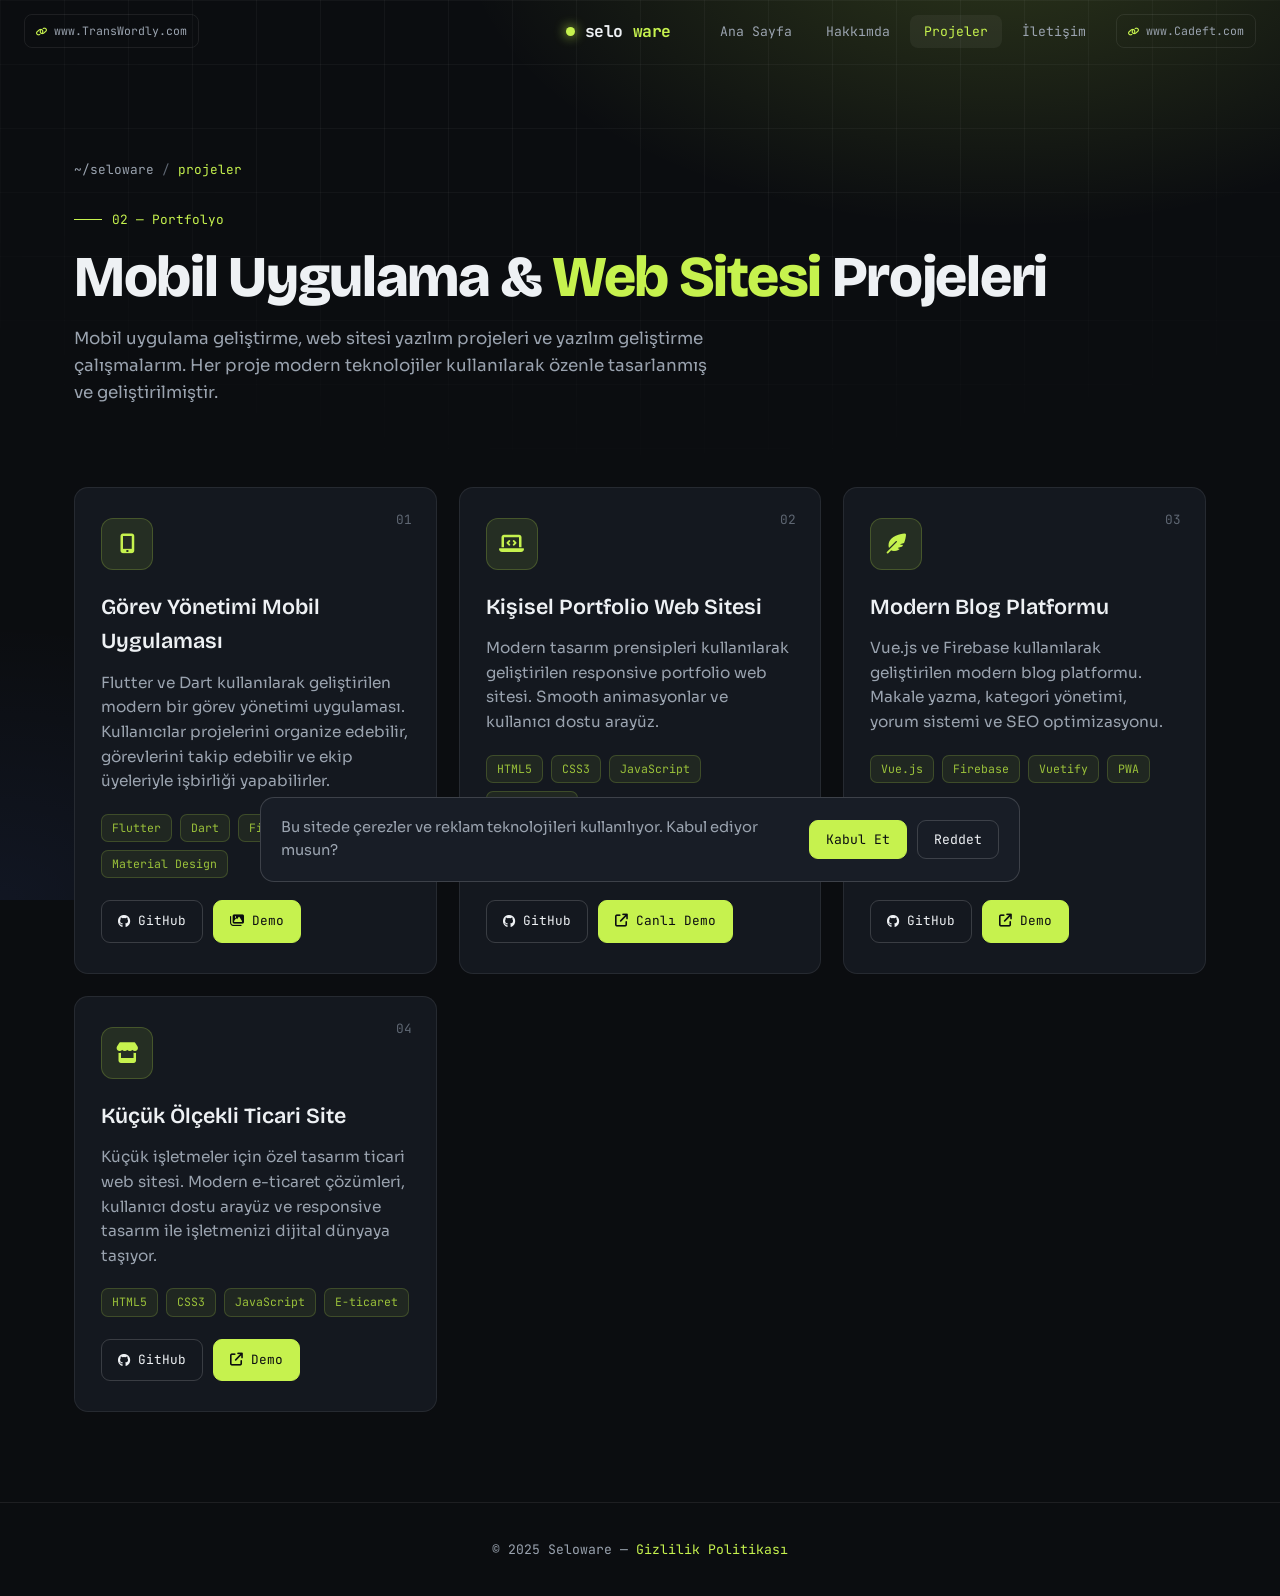
<file: projeler.html>
<!DOCTYPE html>
<html lang="tr">
<head>
    <meta name="google-site-verification" content="Y8L6sFxRokNm_kPBsqSNUksVsN97Te5jrmM3yQq_gV4" />
    <meta charset="UTF-8">
    <meta name="viewport" content="width=device-width, initial-scale=1.0">
    <meta name="msapplication-TileColor" content="#0b0d10">
    <meta name="theme-color" content="#0b0d10">

    <!-- SEO Meta Tags -->
    <title>Mobil Uygulama Projeleri | Web Sitesi Projeleri | Yazılım Geliştirme | Seloware</title>
    <meta name="description" content="🚀 Mobil uygulama projeleri, web sitesi projeleri ve yazılım geliştirme çalışmaları! Seloware developer'ın React, JavaScript, Flutter ile geliştirdiği modern projeler. Portfolio ve referanslar.">
    <meta name="keywords" content="mobil uygulama projeleri, web sitesi projeleri, yazılım projeleri, react projeleri, javascript projeleri, flutter projeleri, frontend projeleri, full stack projeleri, seloware projeler, selahattin yaralı projeler">
    <meta name="author" content="Selahattin Yaralı - Seloware">
    <meta name="robots" content="index, follow">

    <!-- Open Graph Meta Tags -->
    <meta property="og:title" content="Mobil Uygulama Projeleri | Web Sitesi Projeleri | Yazılım Geliştirme | Seloware">
    <meta property="og:description" content="🚀 Mobil uygulama projeleri, web sitesi projeleri ve yazılım geliştirme çalışmaları! Seloware developer'ın modern teknolojiler ile yapılmış projeler.">
    <meta property="og:image" content="https://seloware.online/resimler/poto.jpg">
    <meta property="og:url" content="https://seloware.online/projeler.html">
    <meta property="og:type" content="website">

    <!-- Canonical URL -->
    <link rel="canonical" href="https://seloware.online/projeler.html">

    <!-- Favicon and Icons -->
    <link rel="icon" type="image/png" sizes="32x32" href="resimler/sy.png">
    <link rel="icon" type="image/png" sizes="16x16" href="resimler/sy.png">
    <link rel="apple-touch-icon" href="resimler/sy.png">
    <link rel="shortcut icon" href="resimler/sy.png">

    <!-- Preconnect -->
    <link rel="preconnect" href="https://fonts.googleapis.com">
    <link rel="preconnect" href="https://fonts.gstatic.com" crossorigin>
    <link rel="preconnect" href="https://cdnjs.cloudflare.com">

    <!-- Stylesheets -->
    <link rel="stylesheet" href="https://cdnjs.cloudflare.com/ajax/libs/font-awesome/6.4.0/css/all.min.css">
    <link href="https://fonts.googleapis.com/css2?family=Bricolage+Grotesque:opsz,wght@12..96,400;12..96,600;12..96,800&family=JetBrains+Mono:wght@400;500;700&family=Sora:wght@300;400;500;600&display=swap" rel="stylesheet">

    <!-- Structured Data (Schema.org) -->
    <script type="application/ld+json">
    {
        "@context": "https://schema.org",
        "@type": "CollectionPage",
        "name": "Mobil Uygulama ve Web Sitesi Projeleri",
        "description": "Seloware tarafından geliştirilen mobil uygulama projeleri, web sitesi projeleri ve yazılım geliştirme çalışmaları",
        "url": "https://seloware.online/projeler.html",
        "mainEntity": {
            "@type": "ItemList",
            "itemListElement": [
                { "@type": "SoftwareApplication", "name": "Görev Yönetimi Mobil Uygulaması", "description": "Flutter ve Dart kullanılarak geliştirilen modern bir görev yönetimi uygulaması", "applicationCategory": "Mobil Uygulama", "operatingSystem": "Android, iOS", "programmingLanguage": "Dart", "softwareVersion": "1.0" },
                { "@type": "WebSite", "name": "Kişisel Portfolio Web Sitesi", "description": "Modern tasarım prensipleri ve glassmorphism efektleri kullanılarak geliştirilen responsive portfolio web sitesi", "url": "https://seloware.online", "programmingLanguage": "HTML5, CSS3, JavaScript" },
                { "@type": "WebSite", "name": "Modern Blog Platformu", "description": "Vue.js ve Firebase kullanılarak geliştirilen modern blog platformu", "url": "https://rabiadoğruözart.xyz", "programmingLanguage": "Vue.js, JavaScript" },
                { "@type": "WebSite", "name": "Küçük Ölçekli Ticari Site", "description": "Küçük işletmeler için özel tasarım ticari web sitesi", "url": "https://www.isodenmodüler.com", "programmingLanguage": "HTML5, CSS3, JavaScript" }
            ]
        },
        "author": { "@type": "Person", "name": "Selahattin Yaralı", "alternateName": "Seloware" }
    }
    </script>

    <script>
        window.ADSENSE_CLIENT = 'ca-pub-4662547577601994';
    </script>

    <style>
        :root {
            --bg: #0b0d10;
            --bg-soft: #101319;
            --panel: #14181f;
            --panel-2: #181d26;
            --line: rgba(255, 255, 255, 0.08);
            --line-strong: rgba(255, 255, 255, 0.16);
            --ink: #eef1f4;
            --muted: #9aa3af;
            --faint: #5f6773;
            --accent: #c6f24e;
            --accent-dim: #9bc23a;
            --accent-glow: rgba(198, 242, 78, 0.18);
            --warn: #ff8a5c;
            --radius: 14px;
            --maxw: 1180px;
            --mono: 'JetBrains Mono', ui-monospace, SFMono-Regular, Menlo, monospace;
            --display: 'Bricolage Grotesque', 'Sora', sans-serif;
            --body: 'Sora', system-ui, sans-serif;
        }

        * { margin: 0; padding: 0; box-sizing: border-box; }
        html { scroll-behavior: smooth; }
        body { font-family: var(--body); background: var(--bg); color: var(--ink); line-height: 1.6; overflow-x: hidden; min-height: 100vh; -webkit-font-smoothing: antialiased; }

        .bg-layer { position: fixed; inset: 0; z-index: -2; pointer-events: none;
            background: radial-gradient(900px 500px at 78% -8%, var(--accent-glow), transparent 60%), radial-gradient(700px 500px at 0% 100%, rgba(90,130,255,.08), transparent 55%), var(--bg); }
        .bg-grid { position: fixed; inset: 0; z-index: -1; pointer-events: none; opacity: .5;
            background-image: linear-gradient(to right, var(--line) 1px, transparent 1px), linear-gradient(to bottom, var(--line) 1px, transparent 1px);
            background-size: 64px 64px;
            -webkit-mask-image: radial-gradient(ellipse 100% 70% at 50% 0%, #000 35%, transparent 80%);
            mask-image: radial-gradient(ellipse 100% 70% at 50% 0%, #000 35%, transparent 80%); }

        ::selection { background: var(--accent); color: #0b0d10; }
        a { color: inherit; text-decoration: none; }
        .container { max-width: var(--maxw); margin: 0 auto; padding: 0 24px; }

        /* NAVBAR */
        .navbar { position: fixed; top: 0; left: 0; right: 0; z-index: 1000; display: flex; align-items: center; justify-content: space-between; gap: 16px; padding: 14px 24px; border-bottom: 1px solid transparent; transition: background .35s, border-color .35s, padding .35s, transform .4s; }
        .navbar.scrolled { background: rgba(11,13,16,.82); -webkit-backdrop-filter: blur(14px); backdrop-filter: blur(14px); border-bottom: 1px solid var(--line); padding: 10px 24px; }
        .navbar.hidden { transform: translateY(-110%); }
        .brand { display: flex; align-items: center; gap: 10px; font-family: var(--mono); font-weight: 700; letter-spacing: -.5px; font-size: 1.02rem; flex-shrink: 0; }
        .brand .dot { width: 9px; height: 9px; border-radius: 50%; background: var(--accent); box-shadow: 0 0 12px var(--accent); }
        .brand b { color: var(--accent); }
        .nav-links { display: flex; gap: 6px; list-style: none; }
        .nav-links a { font-family: var(--mono); font-size: .82rem; color: var(--muted); padding: 8px 14px; border-radius: 8px; transition: color .2s, background .2s; }
        .nav-links a:hover, .nav-links a.active { color: var(--ink); background: rgba(255,255,255,.05); }
        .nav-links a.active { color: var(--accent); }
        .nav-right { display: flex; align-items: center; gap: 10px; flex-shrink: 0; }
        .backlink { font-family: var(--mono); font-size: .72rem; color: var(--muted); border: 1px solid var(--line); padding: 7px 11px; border-radius: 8px; transition: all .2s; white-space: nowrap; display: inline-flex; align-items: center; gap: 6px; }
        .backlink i { color: var(--accent); font-size: .8em; }
        .backlink:hover { color: var(--ink); border-color: var(--accent); box-shadow: 0 0 0 1px var(--accent-glow); }
        .backlink--left { margin-right: auto; }
        .mobile-menu-toggle { display: none; flex-direction: column; gap: 5px; cursor: pointer; padding: 6px; }
        .mobile-menu-toggle .hamburger-line { width: 24px; height: 2px; background: var(--ink); transition: .3s; border-radius: 2px; }
        .mobile-menu-toggle.active .hamburger-line:nth-child(1) { transform: translateY(7px) rotate(45deg); }
        .mobile-menu-toggle.active .hamburger-line:nth-child(2) { opacity: 0; }
        .mobile-menu-toggle.active .hamburger-line:nth-child(3) { transform: translateY(-7px) rotate(-45deg); }
        .mobile-menu { position: fixed; inset: 0; z-index: 999; background: rgba(8,10,13,.96); -webkit-backdrop-filter: blur(12px); backdrop-filter: blur(12px); display: flex; flex-direction: column; align-items: center; justify-content: center; gap: 18px; opacity: 0; visibility: hidden; transition: opacity .3s, visibility .3s; }
        .mobile-menu.active { opacity: 1; visibility: visible; }
        .mobile-menu a { font-family: var(--display); font-size: 2rem; font-weight: 600; color: var(--ink); }
        .mobile-menu a:hover { color: var(--accent); }

        /* PAGE HEADER */
        .page-head { padding: 160px 0 50px; position: relative; }
        .eyebrow { font-family: var(--mono); font-size: .8rem; color: var(--accent); display: inline-flex; align-items: center; gap: 10px; margin-bottom: 18px; }
        .eyebrow::before { content: ""; width: 28px; height: 1px; background: var(--accent); }
        .page-title { font-family: var(--display); font-weight: 800; letter-spacing: -1.3px; font-size: clamp(2.2rem, 5.5vw, 3.6rem); line-height: 1.04; margin-bottom: 18px; }
        .page-title .hl { color: var(--accent); }
        .page-subtitle { color: var(--muted); font-size: 1.05rem; max-width: 640px; }
        .crumb { font-family: var(--mono); font-size: .8rem; color: var(--faint); margin-bottom: 22px; }
        .crumb a { color: var(--muted); } .crumb a:hover { color: var(--accent); }

        /* PROJECTS */
        .section { padding: 30px 0 90px; }
        .project-grid { display: grid; grid-template-columns: repeat(auto-fit, minmax(320px, 1fr)); gap: 22px; }
        .project-card { background: var(--panel); border: 1px solid var(--line); border-radius: var(--radius); padding: 30px 26px; position: relative; overflow: hidden; display: flex; flex-direction: column; transition: transform .3s, border-color .3s, background .3s; }
        .project-card::before { content: ""; position: absolute; top: 0; left: 0; right: 0; height: 2px; background: linear-gradient(90deg, var(--accent), transparent); transform: scaleX(0); transform-origin: left; transition: transform .35s; }
        .project-card:hover { transform: translateY(-6px); border-color: var(--line-strong); background: var(--panel-2); }
        .project-card:hover::before { transform: scaleX(1); }
        .project-no { position: absolute; top: 22px; right: 24px; font-family: var(--mono); font-size: .8rem; color: var(--faint); }
        .project-icon { width: 52px; height: 52px; border-radius: 12px; display: grid; place-items: center; background: rgba(198,242,78,.1); color: var(--accent); font-size: 1.25rem; margin-bottom: 20px; border: 1px solid rgba(198,242,78,.2); }
        .project-title { font-family: var(--display); font-weight: 600; font-size: 1.35rem; margin-bottom: 12px; }
        .project-description { color: var(--muted); font-size: .96rem; margin-bottom: 20px; }
        .project-tech { display: flex; flex-wrap: wrap; gap: 8px; margin-bottom: 22px; }
        .tech-tag { font-family: var(--mono); font-size: .72rem; color: var(--accent-dim); background: rgba(198,242,78,.07); border: 1px solid rgba(198,242,78,.18); padding: 4px 10px; border-radius: 7px; }
        .project-links { display: flex; gap: 10px; margin-top: auto; flex-wrap: wrap; }
        .project-link { font-family: var(--mono); font-size: .8rem; display: inline-flex; align-items: center; gap: 8px; padding: 10px 16px; border-radius: 9px; transition: transform .18s, box-shadow .25s, border-color .25s, color .25s; }
        .project-link.primary { background: var(--accent); color: #0b0d10; border: 1px solid var(--accent); }
        .project-link.primary:hover { transform: translateY(-2px); box-shadow: 0 8px 24px var(--accent-glow); }
        .project-link.secondary { background: transparent; color: var(--ink); border: 1px solid var(--line-strong); }
        .project-link.secondary:hover { border-color: var(--accent); color: var(--accent); transform: translateY(-2px); }

        /* FOOTER */
        .site-footer { border-top: 1px solid var(--line); padding: 36px 24px; text-align: center; font-family: var(--mono); font-size: .82rem; color: var(--muted); }
        .site-footer a { color: var(--accent); }

        /* ADS + COOKIE */
        .ad-slot { max-width: var(--maxw); margin: 0 auto 40px; padding: 14px; border-radius: 12px; background: var(--panel); border: 1px dashed var(--line-strong); }
        .ad-label { font-family: var(--mono); font-size: .68rem; color: var(--faint); margin-bottom: 8px; text-transform: uppercase; letter-spacing: 1px; }
        .ad-content { min-height: 90px; display: flex; align-items: center; justify-content: center; }
        @media (min-width: 768px) { .ad-content { min-height: 120px; } }
        .ad-placeholder { color: var(--faint); font-size: .9rem; text-align: center; }
        .cookie-banner { position: fixed; bottom: 18px; left: 18px; right: 18px; z-index: 2000; display: none; background: var(--panel-2); border: 1px solid var(--line-strong); border-radius: 14px; padding: 18px 20px; max-width: 760px; margin: 0 auto; }
        .cookie-banner.show { display: flex; align-items: center; justify-content: space-between; gap: 18px; flex-wrap: wrap; }
        .cookie-text { color: var(--muted); font-size: .92rem; flex: 1; min-width: 220px; }
        .cookie-actions { display: flex; gap: 10px; }
        .btn { font-family: var(--mono); font-size: .82rem; padding: 10px 16px; border-radius: 9px; cursor: pointer; border: 1px solid var(--line-strong); background: transparent; color: var(--ink); transition: all .2s; }
        .btn-primary { background: var(--accent); color: #0b0d10; border-color: var(--accent); }
        .btn-primary:hover { box-shadow: 0 8px 24px var(--accent-glow); }
        .btn-secondary:hover { border-color: var(--accent); color: var(--accent); }

        /* GALLERY MODAL */
        .gallery-modal { position: fixed; inset: 0; display: none; align-items: center; justify-content: center; background: rgba(6,8,11,.92); -webkit-backdrop-filter: blur(8px); backdrop-filter: blur(8px); z-index: 3000; }
        .gallery-modal.show { display: flex; }
        .gallery-content { position: relative; max-width: 92vw; max-height: 85vh; padding: 1rem; background: var(--panel); border: 1px solid var(--line-strong); border-radius: 18px; }
        .gallery-image { display: block; max-width: 88vw; max-height: 72vh; width: auto; height: auto; border-radius: 12px; border: 1px solid var(--line); }
        .gallery-close, .gallery-nav { position: absolute; width: 46px; height: 46px; border-radius: 10px; background: var(--panel-2); color: var(--ink); border: 1px solid var(--line-strong); display: flex; align-items: center; justify-content: center; cursor: pointer; transition: all .2s; }
        .gallery-close { top: 12px; right: 12px; }
        .gallery-nav { top: 50%; transform: translateY(-50%); }
        .gallery-nav.prev { left: 14px; } .gallery-nav.next { right: 14px; }
        .gallery-close:hover, .gallery-nav:hover { border-color: var(--accent); color: var(--accent); }

        /* REVEAL */
        .reveal { opacity: 0; transform: translateY(28px); transition: opacity .7s cubic-bezier(.2,.7,.2,1), transform .7s cubic-bezier(.2,.7,.2,1); }
        .reveal.in { opacity: 1; transform: none; }
        .stagger > * { opacity: 0; transform: translateY(28px); transition: opacity .55s ease, transform .55s ease; }
        .stagger.in > * { opacity: 1; transform: none; }
        .stagger.in > *:nth-child(2) { transition-delay: .08s; }
        .stagger.in > *:nth-child(3) { transition-delay: .16s; }
        .stagger.in > *:nth-child(4) { transition-delay: .24s; }
        @media (prefers-reduced-motion: reduce) { .reveal, .stagger > * { opacity: 1 !important; transform: none !important; } }

        /* RESPONSIVE */
        @media (max-width: 920px) {
            .nav-links { display: none; }
            .backlink--right { display: none; }
            .mobile-menu-toggle { display: flex; }
            .project-grid { grid-template-columns: 1fr; }
        }
        @media (max-width: 560px) {
            .backlink--left .full { display: none; }
            .brand .full { display: none; }
            .page-head { padding: 130px 0 40px; }
        }
    </style>
</head>
<body>
    <div class="bg-layer"></div>
    <div class="bg-grid"></div>

    <!-- NAVBAR -->
    <nav class="navbar" id="navbar">
        <a href="https://www.TransWordly.com" class="backlink backlink--left" target="_blank" rel="noopener" title="TransWordly">
            <i class="fas fa-link"></i><span class="full">www.TransWordly.com</span>
        </a>

        <a href="index.html" class="brand"><span class="dot"></span>selo<b>ware</b><span class="full">&nbsp;</span></a>

        <ul class="nav-links">
            <li><a href="index.html">Ana Sayfa</a></li>
            <li><a href="index.html#about">Hakkımda</a></li>
            <li><a href="projeler.html" class="active">Projeler</a></li>
            <li><a href="index.html#contact">İletişim</a></li>
        </ul>

        <div class="nav-right">
            <a href="https://www.Cadeft.com" class="backlink backlink--right" target="_blank" rel="noopener" title="Cadeft">
                <i class="fas fa-link"></i>www.Cadeft.com
            </a>
            <div class="mobile-menu-toggle" id="mobile-menu-toggle">
                <div class="hamburger-line"></div>
                <div class="hamburger-line"></div>
                <div class="hamburger-line"></div>
            </div>
        </div>
    </nav>

    <!-- Mobile Menu -->
    <div class="mobile-menu" id="mobile-menu">
        <a href="index.html">Ana Sayfa</a>
        <a href="index.html#about">Hakkımda</a>
        <a href="projeler.html">Projeler</a>
        <a href="index.html#contact">İletişim</a>
    </div>

    <!-- PAGE HEADER -->
    <header class="page-head">
        <div class="container reveal">
            <div class="crumb"><a href="index.html">~/seloware</a> / <span style="color:var(--accent)">projeler</span></div>
            <span class="eyebrow">02 — Portfolyo</span>
            <h1 class="page-title">Mobil Uygulama &amp; <span class="hl">Web Sitesi</span> Projeleri</h1>
            <p class="page-subtitle">
                Mobil uygulama geliştirme, web sitesi yazılım projeleri ve yazılım geliştirme çalışmalarım.
                Her proje modern teknolojiler kullanılarak özenle tasarlanmış ve geliştirilmiştir.
            </p>
        </div>
    </header>

    <!-- Ad Slot: Projects Top -->
    <div class="ad-slot" id="ad-projects-top" aria-label="Reklam">
        <div class="ad-label">Reklam</div>
        <div class="ad-content" id="ad-projects-top-content"></div>
    </div>

    <!-- PROJECTS -->
    <section class="section">
        <div class="container">
            <div class="project-grid stagger reveal">

                <!-- 01 Mobil Uygulama -->
                <article class="project-card">
                    <span class="project-no">01</span>
                    <div class="project-icon"><i class="fas fa-mobile-screen-button"></i></div>
                    <h2 class="project-title">Görev Yönetimi Mobil Uygulaması</h2>
                    <p class="project-description">
                        Flutter ve Dart kullanılarak geliştirilen modern bir görev yönetimi uygulaması.
                        Kullanıcılar projelerini organize edebilir, görevlerini takip edebilir ve ekip üyeleriyle işbirliği yapabilirler.
                    </p>
                    <div class="project-tech">
                        <span class="tech-tag">Flutter</span>
                        <span class="tech-tag">Dart</span>
                        <span class="tech-tag">Firebase</span>
                        <span class="tech-tag">Material Design</span>
                    </div>
                    <div class="project-links">
                        <a href="https://github.com/seloware" target="_blank" rel="noopener" class="project-link secondary"><i class="fab fa-github"></i> GitHub</a>
                        <a href="#" id="task-app-demo" class="project-link primary"><i class="fas fa-images"></i> Demo</a>
                    </div>
                </article>

                <!-- 02 Portfolio -->
                <article class="project-card">
                    <span class="project-no">02</span>
                    <div class="project-icon"><i class="fas fa-laptop-code"></i></div>
                    <h2 class="project-title">Kişisel Portfolio Web Sitesi</h2>
                    <p class="project-description">
                        Modern tasarım prensipleri kullanılarak geliştirilen responsive portfolio web sitesi.
                        Smooth animasyonlar ve kullanıcı dostu arayüz.
                    </p>
                    <div class="project-tech">
                        <span class="tech-tag">HTML5</span>
                        <span class="tech-tag">CSS3</span>
                        <span class="tech-tag">JavaScript</span>
                        <span class="tech-tag">Responsive</span>
                    </div>
                    <div class="project-links">
                        <a href="https://github.com/seloware" target="_blank" rel="noopener" class="project-link secondary"><i class="fab fa-github"></i> GitHub</a>
                        <a href="index.html" class="project-link primary"><i class="fas fa-arrow-up-right-from-square"></i> Canlı Demo</a>
                    </div>
                </article>

                <!-- 03 Blog -->
                <article class="project-card">
                    <span class="project-no">03</span>
                    <div class="project-icon"><i class="fas fa-feather-pointed"></i></div>
                    <h2 class="project-title">Modern Blog Platformu</h2>
                    <p class="project-description">
                        Vue.js ve Firebase kullanılarak geliştirilen modern blog platformu.
                        Makale yazma, kategori yönetimi, yorum sistemi ve SEO optimizasyonu.
                    </p>
                    <div class="project-tech">
                        <span class="tech-tag">Vue.js</span>
                        <span class="tech-tag">Firebase</span>
                        <span class="tech-tag">Vuetify</span>
                        <span class="tech-tag">PWA</span>
                    </div>
                    <div class="project-links">
                        <a href="https://github.com/seloware" target="_blank" rel="noopener" class="project-link secondary"><i class="fab fa-github"></i> GitHub</a>
                        <a href="https://rabiadoğruözart.xyz" target="_blank" rel="noopener" class="project-link primary"><i class="fas fa-arrow-up-right-from-square"></i> Demo</a>
                    </div>
                </article>

                <!-- 04 Ticari Site -->
                <article class="project-card">
                    <span class="project-no">04</span>
                    <div class="project-icon"><i class="fas fa-store"></i></div>
                    <h2 class="project-title">Küçük Ölçekli Ticari Site</h2>
                    <p class="project-description">
                        Küçük işletmeler için özel tasarım ticari web sitesi. Modern e-ticaret çözümleri,
                        kullanıcı dostu arayüz ve responsive tasarım ile işletmenizi dijital dünyaya taşıyor.
                    </p>
                    <div class="project-tech">
                        <span class="tech-tag">HTML5</span>
                        <span class="tech-tag">CSS3</span>
                        <span class="tech-tag">JavaScript</span>
                        <span class="tech-tag">E-ticaret</span>
                    </div>
                    <div class="project-links">
                        <a href="https://github.com/seloware" target="_blank" rel="noopener" class="project-link secondary"><i class="fab fa-github"></i> GitHub</a>
                        <a href="https://www.isodenmodüler.com" target="_blank" rel="noopener" class="project-link primary"><i class="fas fa-arrow-up-right-from-square"></i> Demo</a>
                    </div>
                </article>

            </div>
        </div>
    </section>

    <footer class="site-footer">
        © 2025 Seloware — <a href="gizlilik-politikasi.html">Gizlilik Politikası</a>
    </footer>

    <!-- Cookie Consent Banner -->
    <div class="cookie-banner" id="cookie-banner" role="dialog" aria-live="polite">
        <div class="cookie-text">Bu sitede çerezler ve reklam teknolojileri kullanılıyor. Kabul ediyor musun?</div>
        <div class="cookie-actions">
            <button id="cookie-accept" class="btn btn-primary">Kabul Et</button>
            <button id="cookie-reject" class="btn btn-secondary">Reddet</button>
        </div>
    </div>

    <!-- Gallery Modal -->
    <div id="galleryModal" class="gallery-modal" aria-hidden="true">
        <div class="gallery-content">
            <button id="galleryClose" class="gallery-close" aria-label="Kapat"><i class="fas fa-times"></i></button>
            <img id="galleryImage" class="gallery-image" src="resimler/1.png" alt="Görev Yönetimi Uygulaması Ekran Görüntüsü">
            <button id="galleryPrev" class="gallery-nav prev" aria-label="Önceki"><i class="fas fa-chevron-left"></i></button>
            <button id="galleryNext" class="gallery-nav next" aria-label="Sonraki"><i class="fas fa-chevron-right"></i></button>
        </div>
    </div>

    <script>
        /* Navbar scroll */
        const navbar = document.getElementById('navbar');
        let lastY = 0, ticking = false;
        function upNav() { const y = window.scrollY; navbar.classList.toggle('scrolled', y > 60); if (y > lastY && y > 240) navbar.classList.add('hidden'); else navbar.classList.remove('hidden'); lastY = y; ticking = false; }
        window.addEventListener('scroll', () => { if (!ticking) { requestAnimationFrame(upNav); ticking = true; } });

        /* Reveal */
        const ro = new IntersectionObserver((es) => { es.forEach(e => { if (e.isIntersecting) { e.target.classList.add('in'); ro.unobserve(e.target); } }); }, { threshold: .12, rootMargin: '0px 0px -60px 0px' });
        document.querySelectorAll('.reveal').forEach(el => ro.observe(el));

        /* Mobile menu */
        (function () {
            const toggle = document.getElementById('mobile-menu-toggle');
            const menu = document.getElementById('mobile-menu');
            if (!toggle || !menu) return;
            const close = () => { menu.classList.remove('active'); toggle.classList.remove('active'); document.body.style.overflow = ''; };
            toggle.addEventListener('click', () => { const o = menu.classList.toggle('active'); toggle.classList.toggle('active', o); document.body.style.overflow = o ? 'hidden' : ''; });
            menu.querySelectorAll('a').forEach(a => a.addEventListener('click', close));
            document.addEventListener('keydown', e => { if (e.key === 'Escape') close(); });
        })();

        /* Ads + cookie consent */
        document.addEventListener('DOMContentLoaded', function () {
            const banner = document.getElementById('cookie-banner');
            const accept = document.getElementById('cookie-accept');
            const reject = document.getElementById('cookie-reject');
            const placeholder = '<div class="ad-placeholder">Reklam alanı — Buraya Google AdSense, affiliate banner veya sponsor içerik yerleştirilebilir.</div>';
            const renderAds = () => { const t = document.getElementById('ad-projects-top-content'); if (t) t.innerHTML = placeholder; };
            const hideAds = () => document.querySelectorAll('.ad-slot').forEach(s => s.style.display = 'none');
            const showAds = () => { document.querySelectorAll('.ad-slot').forEach(s => s.style.display = ''); renderAds(); };
            const inject = () => { try { const c = window.ADSENSE_CLIENT; if (!c || document.querySelector('script[data-adsense-loaded="true"]')) return; const s = document.createElement('script'); s.setAttribute('data-adsense-loaded','true'); s.async = true; s.crossOrigin = 'anonymous'; s.src = 'https://pagead2.googlesyndication.com/pagead/js/adsbygoogle.js?client=' + c; document.head.appendChild(s); } catch (e) {} };
            const status = localStorage.getItem('ads-consent');
            if (status === 'accepted') { showAds(); inject(); }
            else if (status === 'rejected') { hideAds(); }
            else { if (banner) banner.classList.add('show'); hideAds(); }
            if (accept) accept.addEventListener('click', () => { localStorage.setItem('ads-consent','accepted'); banner.classList.remove('show'); showAds(); inject(); });
            if (reject) reject.addEventListener('click', () => { localStorage.setItem('ads-consent','rejected'); banner.classList.remove('show'); hideAds(); });
        });

        /* Gallery */
        document.addEventListener('DOMContentLoaded', function () {
            const images = ['resimler/1.png','resimler/2.png','resimler/3.png','resimler/4.png'];
            let idx = 0;
            const modal = document.getElementById('galleryModal');
            const img = document.getElementById('galleryImage');
            const prev = document.getElementById('galleryPrev');
            const next = document.getElementById('galleryNext');
            const close = document.getElementById('galleryClose');
            const demo = document.getElementById('task-app-demo');
            const update = () => img.src = images[idx];
            const open = (i = 0) => { idx = i; update(); modal.classList.add('show'); document.body.style.overflow = 'hidden'; };
            const hide = () => { modal.classList.remove('show'); document.body.style.overflow = ''; };
            if (demo) demo.addEventListener('click', e => { e.preventDefault(); open(0); });
            if (close) close.addEventListener('click', hide);
            if (prev) prev.addEventListener('click', () => { idx = (idx - 1 + images.length) % images.length; update(); });
            if (next) next.addEventListener('click', () => { idx = (idx + 1) % images.length; update(); });
            if (modal) modal.addEventListener('click', e => { if (e.target === modal) hide(); });
            document.addEventListener('keydown', e => { if (!modal.classList.contains('show')) return; if (e.key === 'Escape') hide(); if (e.key === 'ArrowRight') next.click(); if (e.key === 'ArrowLeft') prev.click(); });
        });
    </script>
</body>
</html>
</file>
